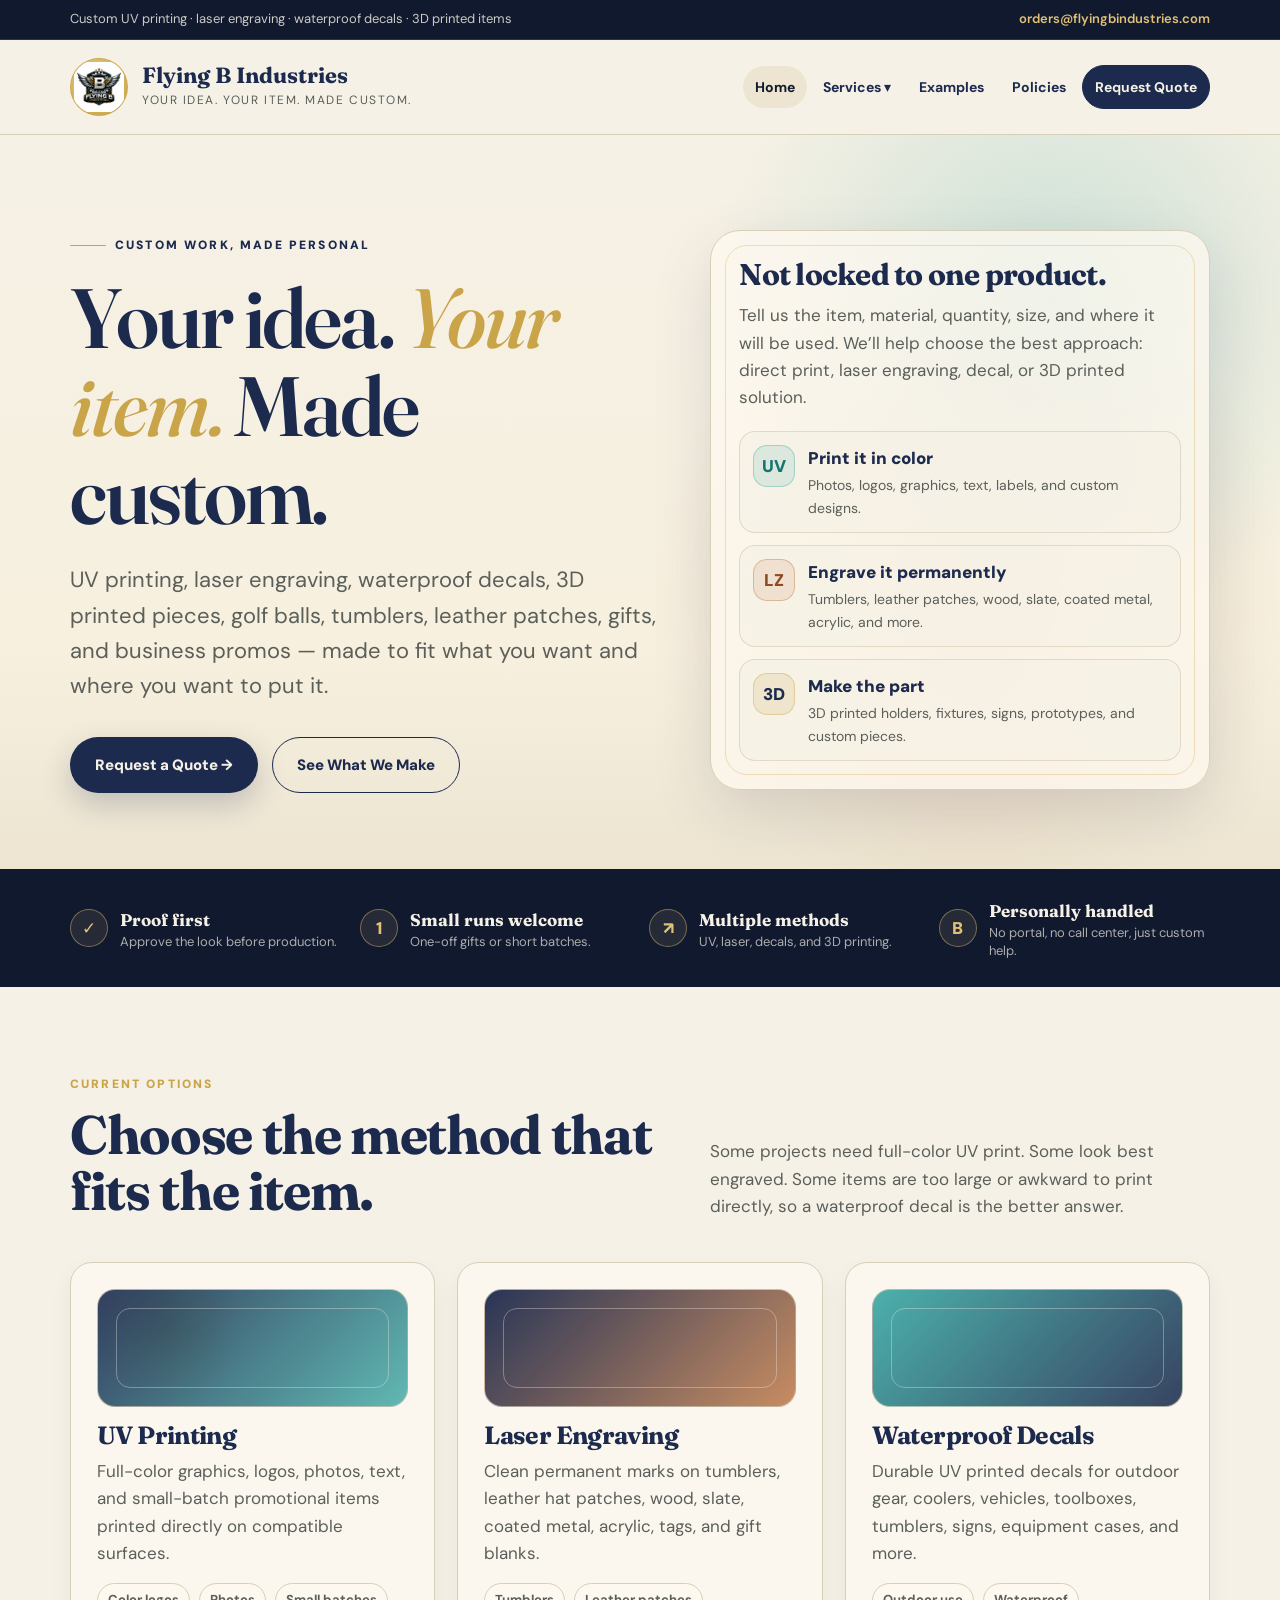
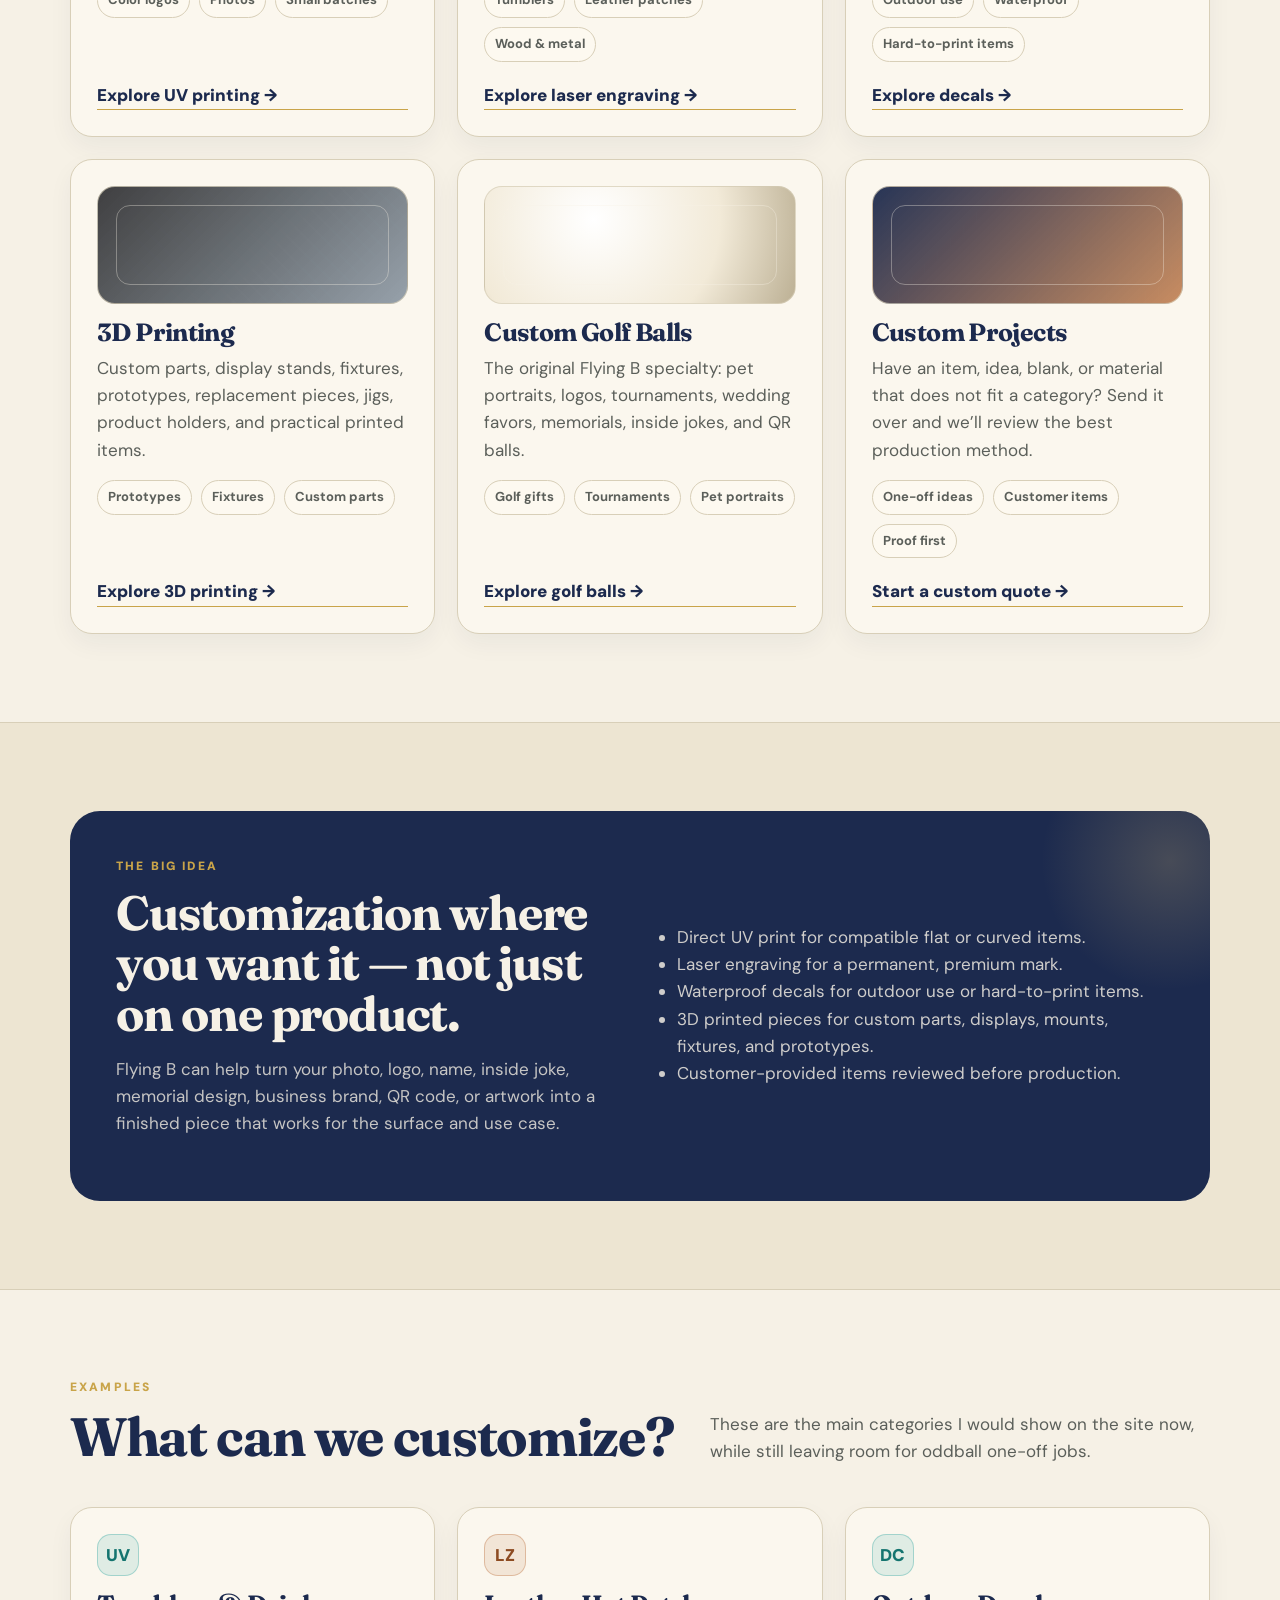
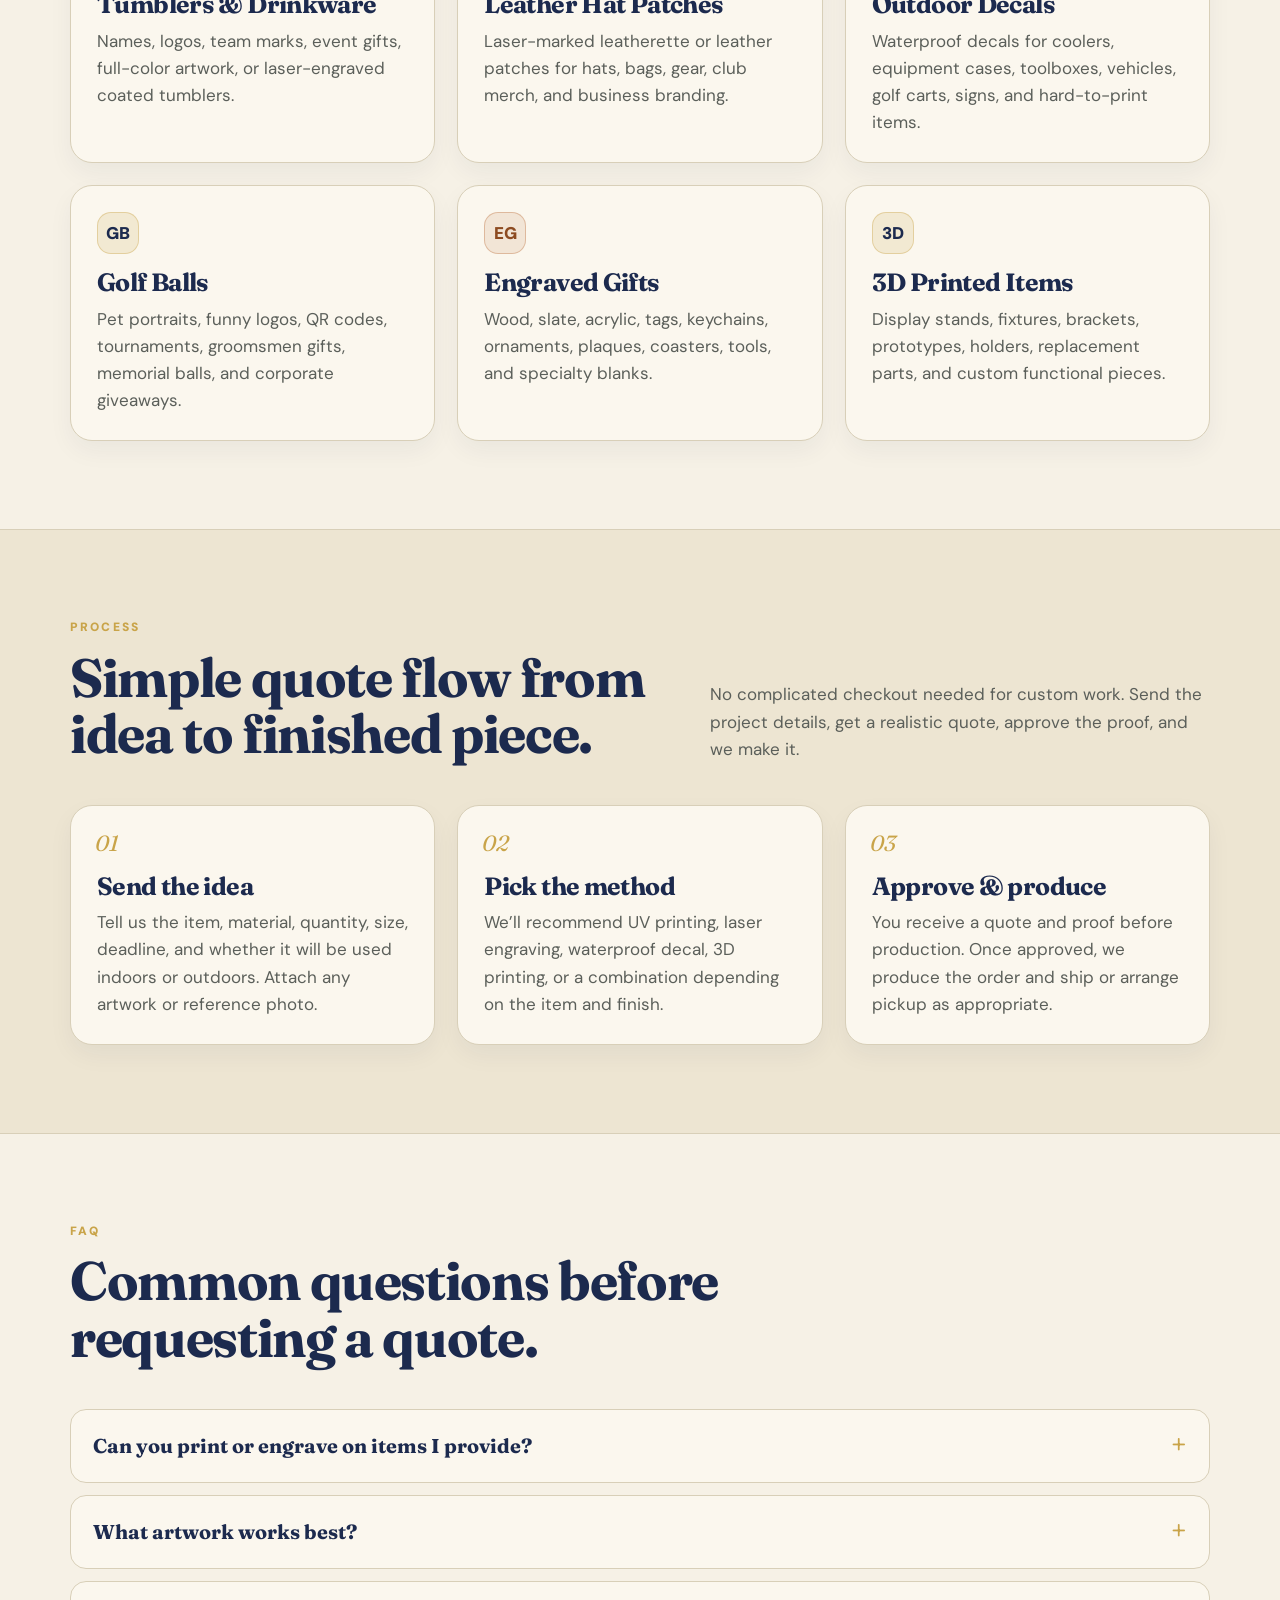
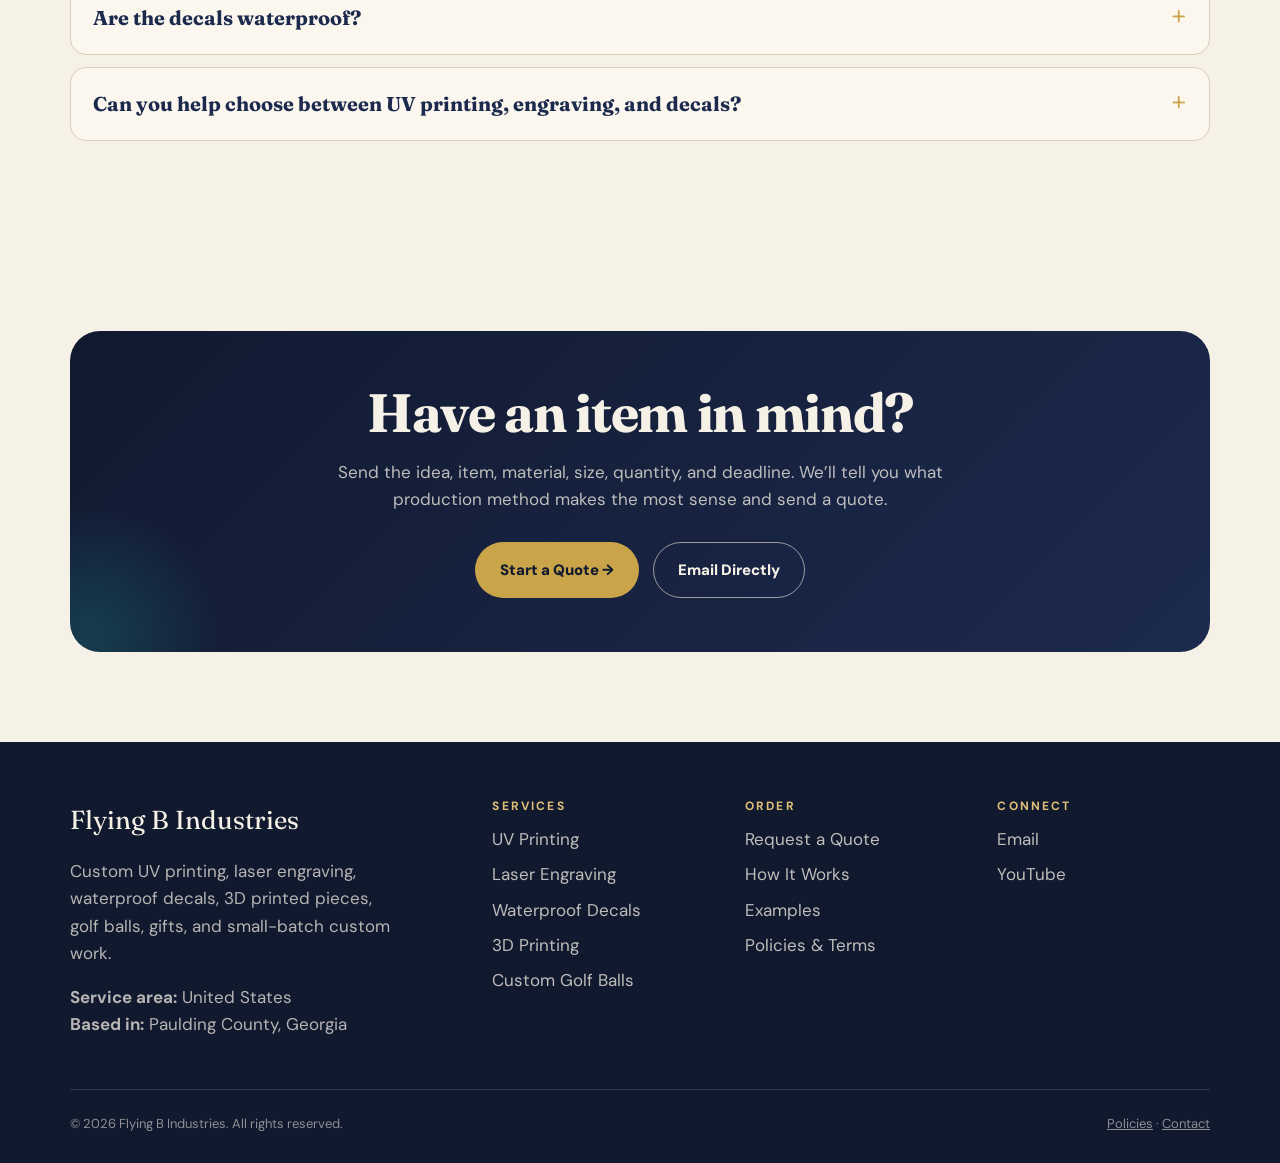
<file: index.html>
<!DOCTYPE html>
<html lang="en">
<head>
<meta charset="UTF-8" />
<meta name="viewport" content="width=device-width, initial-scale=1.0" />
<title>Flying B Industries | Custom UV Printing, Laser Engraving, Decals &amp; 3D Printing</title>
<meta name="description" content="Custom UV printing, laser engraving, waterproof decals, custom golf balls, 3D printed items, gifts, promos, and one-off custom work." />
<meta property="og:type" content="website" />
<meta property="og:site_name" content="Flying B Industries" />
<meta property="og:title" content="Flying B Industries | Custom UV Printing, Laser Engraving, Decals &amp; 3D Printing" />
<meta property="og:description" content="Custom UV printing, laser engraving, waterproof decals, custom golf balls, 3D printed items, gifts, promos, and one-off custom work." />
<meta property="og:url" content="https://flyingbindustries.com/" />
<meta property="og:image" content="https://flyingbindustries.com/officialFlyingBLogo.png" />
<meta property="og:image:alt" content="Flying B Industries logo" />
<meta name="twitter:card" content="summary_large_image" />
<meta name="twitter:title" content="Flying B Industries | Custom UV Printing, Laser Engraving, Decals &amp; 3D Printing" />
<meta name="twitter:description" content="Custom UV printing, laser engraving, waterproof decals, custom golf balls, 3D printed items, gifts, promos, and one-off custom work." />
<meta name="twitter:image" content="https://flyingbindustries.com/officialFlyingBLogo.png" />
<meta name="theme-color" content="#1c2a4e" />
<link rel="canonical" href="https://flyingbindustries.com/" />
<meta name="robots" content="index, follow, max-image-preview:large" />
<meta name="author" content="Flying B Industries" />
<link rel="icon" type="image/png" href="officialFlyingBLogo.png" />
<link rel="preconnect" href="https://fonts.googleapis.com">
<link rel="preconnect" href="https://fonts.gstatic.com" crossorigin>
<link href="https://fonts.googleapis.com/css2?family=Fraunces:opsz,wght@9..144,400;9..144,500;9..144,600;9..144,700&family=DM+Sans:wght@400;500;600;700;800;900&display=swap" rel="stylesheet">
<link rel="stylesheet" href="assets/site.css" />
<script type="application/ld+json">
{
  "@context": "https://schema.org",
  "@graph": [
    {
      "@type": "Organization",
      "@id": "https://flyingbindustries.com/#organization",
      "name": "Flying B Industries",
      "alternateName": "Flying B",
      "url": "https://flyingbindustries.com/",
      "logo": "https://flyingbindustries.com/officialFlyingBLogo.png",
      "image": "https://flyingbindustries.com/officialFlyingBLogo.png",
      "email": "orders@flyingbindustries.com",
      "slogan": "Your idea. Your item. Made custom.",
      "sameAs": ["https://www.youtube.com/@flyingbindustries"]
    },
    {
      "@type": "LocalBusiness",
      "@id": "https://flyingbindustries.com/#business",
      "name": "Flying B Industries",
      "url": "https://flyingbindustries.com/",
      "image": "https://flyingbindustries.com/officialFlyingBLogo.png",
      "logo": "https://flyingbindustries.com/officialFlyingBLogo.png",
      "description": "Custom UV printing, laser engraving, waterproof decals, custom golf balls, 3D printed items, gifts, business promotional items, and one-off custom work.",
      "email": "orders@flyingbindustries.com",
      "priceRange": "$$",
      "areaServed": { "@type": "Country", "name": "United States" },
      "knowsAbout": [
        "UV Printing", "Laser Engraving", "Waterproof Decals", "Custom Golf Balls", "Leather Hat Patches", "Tumbler Engraving", "3D Printing", "Promotional Products", "Custom Gifts"
      ]
    },
    {
      "@type": "WebSite",
      "@id": "https://flyingbindustries.com/#website",
      "url": "https://flyingbindustries.com/",
      "name": "Flying B Industries",
      "description": "Custom UV printing, laser engraving, waterproof decals, 3D printing, custom gifts, and promotional items.",
      "publisher": { "@id": "https://flyingbindustries.com/#organization" },
      "inLanguage": "en-US"
    }
  ]
}
</script>


<!-- Google Analytics 4 -->
<script async src="https://www.googletagmanager.com/gtag/js?id=G-11YQDNWPYJ"></script>
<script>
  window.dataLayer = window.dataLayer || [];
  function gtag(){dataLayer.push(arguments);}
  gtag('js', new Date());
  gtag('config', 'G-11YQDNWPYJ');
</script>
<!-- Microsoft Clarity -->
<script type="text/javascript">
  (function(c,l,a,r,i,t,y){
    c[a]=c[a]||function(){(c[a].q=c[a].q||[]).push(arguments)};
    t=l.createElement(r);t.async=1;t.src="https://www.clarity.ms/tag/"+i;
    y=l.getElementsByTagName(r)[0];y.parentNode.insertBefore(t,y);
  })(window, document, "clarity", "script", "wmfeobc480");
</script>

</head>

<body>
<a href="#main" class="skip-link">Skip to content</a>
<div class="qr-banner" id="qr-banner" role="region" aria-label="QR code visitor welcome">
  <div class="container">
    <div><strong>You scanned a Flying B custom item.</strong> Tell us where you saw it, or explore what we can make for you.</div>
    <div class="btn-row" style="gap:12px;"><a href="#" id="qr-tell-link">Tell us where →</a><button class="qr-dismiss" type="button" onclick="dismissQrBanner()" aria-label="Dismiss">×</button></div>
  </div>
</div>
<div class="top-strip">
  <div class="container">
    <span>Custom UV printing · laser engraving · waterproof decals · 3D printed items</span>
    <a href="mailto:orders@flyingbindustries.com">orders@flyingbindustries.com</a>
  </div>
</div>
<header class="site-header">
  <div class="container navbar">
    <a href="index.html" class="brand" aria-label="Flying B Industries home">
      <span class="brand-fallback" aria-hidden="true"><img src="officialFlyingBLogo.png" alt="" onerror="this.remove();this.parentElement.textContent='B';"></span>
      <span class="brand-text"><strong>Flying B Industries</strong><span>Your idea. Your item. Made custom.</span></span>
    </a>
    <button class="mobile-toggle" data-menu-toggle aria-expanded="false" aria-controls="primary-navigation">Menu</button>
    <nav class="nav-menu" id="primary-navigation" aria-label="Primary navigation">
      <a href="index.html" aria-current="page">Home</a>
      
<div class="dropdown">
  <a href="index.html#services" class="dropdown-toggle">Services ▾</a>
  <div class="dropdown-menu" aria-label="Service pages">
    <a href="uv-printing.html">UV Printing</a>
    <a href="laser-engraving.html">Laser Engraving</a>
    <a href="waterproof-decals.html">Waterproof Decals</a>
    <a href="3d-printing.html">3D Printing</a>
    <a href="custom-golf-balls.html">Custom Golf Balls</a>
  </div>
</div>

      <a href="index.html#examples">Examples</a>
      <a href="policies.html">Policies</a>
      <a href="quote.html" class="nav-cta">Request Quote</a>
    </nav>
  </div>
</header>
<main id="main">

<section class="hero">
  <div class="container hero-grid">
    <div>
      <div class="eyebrow">Custom work, made personal</div>
      <h1>Your idea. <em>Your item.</em> Made custom.</h1>
      <p class="lead">UV printing, laser engraving, waterproof decals, 3D printed pieces, golf balls, tumblers, leather patches, gifts, and business promos — made to fit what you want and where you want to put it.</p>
      <div class="btn-row">
        <a class="btn btn-primary" href="quote.html">Request a Quote →</a>
        <a class="btn btn-secondary" href="#services">See What We Make</a>
      </div>
    </div>
    <aside class="hero-card" aria-label="Featured capabilities">
      <h2>Not locked to one product.</h2>
      <p>Tell us the item, material, quantity, size, and where it will be used. We’ll help choose the best approach: direct print, laser engraving, decal, or 3D printed solution.</p>
      <div class="capability-list">
        <div class="capability"><div class="icon uv">UV</div><div><strong>Print it in color</strong><span>Photos, logos, graphics, text, labels, and custom designs.</span></div></div>
        <div class="capability"><div class="icon laser">LZ</div><div><strong>Engrave it permanently</strong><span>Tumblers, leather patches, wood, slate, coated metal, acrylic, and more.</span></div></div>
        <div class="capability"><div class="icon gold">3D</div><div><strong>Make the part</strong><span>3D printed holders, fixtures, signs, prototypes, and custom pieces.</span></div></div>
      </div>
    </aside>
  </div>
</section>
<section class="trust-strip" aria-label="Why customers choose Flying B Industries">
  <div class="container trust-grid">
    <div class="trust-item"><div class="icon">✓</div><div><strong>Proof first</strong><span>Approve the look before production.</span></div></div>
    <div class="trust-item"><div class="icon">1</div><div><strong>Small runs welcome</strong><span>One-off gifts or short batches.</span></div></div>
    <div class="trust-item"><div class="icon">↗</div><div><strong>Multiple methods</strong><span>UV, laser, decals, and 3D printing.</span></div></div>
    <div class="trust-item"><div class="icon">B</div><div><strong>Personally handled</strong><span>No portal, no call center, just custom help.</span></div></div>
  </div>
</section>
<section id="services">
  <div class="container">
    <div class="section-intro">
      <div><div class="section-kicker">Current options</div><h2>Choose the method that fits the item.</h2></div>
      <p>Some projects need full-color UV print. Some look best engraved. Some items are too large or awkward to print directly, so a waterproof decal is the better answer.</p>
    </div>
    
<div class="grid-3">
  <article class="card product-card">
    <div>
      <div class="visual-strip"></div>
      <h3>UV Printing</h3>
      <p>Full-color graphics, logos, photos, text, and small-batch promotional items printed directly on compatible surfaces.</p>
      <div class="pill-row"><span class="pill">Color logos</span><span class="pill">Photos</span><span class="pill">Small batches</span></div>
    </div>
    <a class="card-link" href="uv-printing.html">Explore UV printing →</a>
  </article>
  <article class="card product-card">
    <div>
      <div class="visual-strip laser"></div>
      <h3>Laser Engraving</h3>
      <p>Clean permanent marks on tumblers, leather hat patches, wood, slate, coated metal, acrylic, tags, and gift blanks.</p>
      <div class="pill-row"><span class="pill">Tumblers</span><span class="pill">Leather patches</span><span class="pill">Wood & metal</span></div>
    </div>
    <a class="card-link" href="laser-engraving.html">Explore laser engraving →</a>
  </article>
  <article class="card product-card">
    <div>
      <div class="visual-strip decal"></div>
      <h3>Waterproof Decals</h3>
      <p>Durable UV printed decals for outdoor gear, coolers, vehicles, toolboxes, tumblers, signs, equipment cases, and more.</p>
      <div class="pill-row"><span class="pill">Outdoor use</span><span class="pill">Waterproof</span><span class="pill">Hard-to-print items</span></div>
    </div>
    <a class="card-link" href="waterproof-decals.html">Explore decals →</a>
  </article>
  <article class="card product-card">
    <div>
      <div class="visual-strip print3d"></div>
      <h3>3D Printing</h3>
      <p>Custom parts, display stands, fixtures, prototypes, replacement pieces, jigs, product holders, and practical printed items.</p>
      <div class="pill-row"><span class="pill">Prototypes</span><span class="pill">Fixtures</span><span class="pill">Custom parts</span></div>
    </div>
    <a class="card-link" href="3d-printing.html">Explore 3D printing →</a>
  </article>
  <article class="card product-card">
    <div>
      <div class="visual-strip golf"></div>
      <h3>Custom Golf Balls</h3>
      <p>The original Flying B specialty: pet portraits, logos, tournaments, wedding favors, memorials, inside jokes, and QR balls.</p>
      <div class="pill-row"><span class="pill">Golf gifts</span><span class="pill">Tournaments</span><span class="pill">Pet portraits</span></div>
    </div>
    <a class="card-link" href="custom-golf-balls.html">Explore golf balls →</a>
  </article>
  <article class="card product-card">
    <div>
      <div class="visual-strip laser"></div>
      <h3>Custom Projects</h3>
      <p>Have an item, idea, blank, or material that does not fit a category? Send it over and we’ll review the best production method.</p>
      <div class="pill-row"><span class="pill">One-off ideas</span><span class="pill">Customer items</span><span class="pill">Proof first</span></div>
    </div>
    <a class="card-link" href="quote.html">Start a custom quote →</a>
  </article>
</div>

  </div>
</section>
<section class="section-alt">
  <div class="container">
    <div class="feature-band">
      <div>
        <div class="section-kicker">The big idea</div>
        <h2>Customization where you want it — not just on one product.</h2>
        <p>Flying B can help turn your photo, logo, name, inside joke, memorial design, business brand, QR code, or artwork into a finished piece that works for the surface and use case.</p>
      </div>
      <ul>
        <li>Direct UV print for compatible flat or curved items.</li>
        <li>Laser engraving for a permanent, premium mark.</li>
        <li>Waterproof decals for outdoor use or hard-to-print items.</li>
        <li>3D printed pieces for custom parts, displays, mounts, fixtures, and prototypes.</li>
        <li>Customer-provided items reviewed before production.</li>
      </ul>
    </div>
  </div>
</section>
<section id="examples">
  <div class="container">
    <div class="section-intro">
      <div><div class="section-kicker">Examples</div><h2>What can we customize?</h2></div>
      <p>These are the main categories I would show on the site now, while still leaving room for oddball one-off jobs.</p>
    </div>
    
<div class="grid-3">
  <article class="card"><div class="icon uv">UV</div><h3>Tumblers & Drinkware</h3><p>Names, logos, team marks, event gifts, full-color artwork, or laser-engraved coated tumblers.</p></article>
  <article class="card"><div class="icon laser">LZ</div><h3>Leather Hat Patches</h3><p>Laser-marked leatherette or leather patches for hats, bags, gear, club merch, and business branding.</p></article>
  <article class="card"><div class="icon uv">DC</div><h3>Outdoor Decals</h3><p>Waterproof decals for coolers, equipment cases, toolboxes, vehicles, golf carts, signs, and hard-to-print items.</p></article>
  <article class="card"><div class="icon gold">GB</div><h3>Golf Balls</h3><p>Pet portraits, funny logos, QR codes, tournaments, groomsmen gifts, memorial balls, and corporate giveaways.</p></article>
  <article class="card"><div class="icon laser">EG</div><h3>Engraved Gifts</h3><p>Wood, slate, acrylic, tags, keychains, ornaments, plaques, coasters, tools, and specialty blanks.</p></article>
  <article class="card"><div class="icon gold">3D</div><h3>3D Printed Items</h3><p>Display stands, fixtures, brackets, prototypes, holders, replacement parts, and custom functional pieces.</p></article>
</div>

  </div>
</section>
<section class="section-alt" id="process">
  <div class="container">
    <div class="section-intro">
      <div><div class="section-kicker">Process</div><h2>Simple quote flow from idea to finished piece.</h2></div>
      <p>No complicated checkout needed for custom work. Send the project details, get a realistic quote, approve the proof, and we make it.</p>
    </div>
    <div class="grid-3 process">
      <article class="card"><h3>Send the idea</h3><p>Tell us the item, material, quantity, size, deadline, and whether it will be used indoors or outdoors. Attach any artwork or reference photo.</p></article>
      <article class="card"><h3>Pick the method</h3><p>We’ll recommend UV printing, laser engraving, waterproof decal, 3D printing, or a combination depending on the item and finish.</p></article>
      <article class="card"><h3>Approve & produce</h3><p>You receive a quote and proof before production. Once approved, we produce the order and ship or arrange pickup as appropriate.</p></article>
    </div>
  </div>
</section>
<section>
  <div class="container faq">
    <div class="section-intro">
      <div><div class="section-kicker">FAQ</div><h2>Common questions before requesting a quote.</h2></div>
    </div>
    <details><summary>Can you print or engrave on items I provide?</summary><p>Usually yes, as long as the item is compatible, clean, and fits the equipment. Some customer-provided items may require testing or may carry a risk because custom work cannot always be undone.</p></details>
    <details><summary>What artwork works best?</summary><p>High-resolution PNG, JPG, SVG, PDF, or AI files are best. Transparent PNGs are great for logos. If all you have is a photo or rough idea, send it and we’ll review what can be done.</p></details>
    <details><summary>Are the decals waterproof?</summary><p>The UV decals are intended for waterproof and outdoor-style use, but actual long-term life depends on the surface, prep, exposure, abrasion, and installation. They are a strong option when direct printing is not practical.</p></details>
    <details><summary>Can you help choose between UV printing, engraving, and decals?</summary><p>Yes. That is the point of the quote process. Send the item and the use case, and we’ll recommend the method that makes the most sense.</p></details>
  </div>
</section>
<section class="cta-section">
  <div class="container cta-box">
    <h2>Have an item in mind?</h2>
    <p>Send the idea, item, material, size, quantity, and deadline. We’ll tell you what production method makes the most sense and send a quote.</p>
    <div class="btn-row" style="justify-content:center"><a class="btn btn-gold" href="quote.html">Start a Quote →</a><a class="btn btn-secondary" style="color:var(--cream);border-color:rgba(246,241,230,.58)" href="mailto:orders@flyingbindustries.com">Email Directly</a></div>
  </div>
</section>
</main>
<footer class="site-footer">
  <div class="container">
    <div class="footer-grid">
      <div>
        <div class="footer-brand">Flying B Industries</div>
        <p class="footer-tagline">Custom UV printing, laser engraving, waterproof decals, 3D printed pieces, golf balls, gifts, and small-batch custom work.</p>
        <p class="footer-tagline"><strong>Service area:</strong> United States<br><strong>Based in:</strong> Paulding County, Georgia</p>
      </div>
      <div class="footer-col">
        <h3>Services</h3>
        <ul>
          <li><a href="uv-printing.html">UV Printing</a></li>
          <li><a href="laser-engraving.html">Laser Engraving</a></li>
          <li><a href="waterproof-decals.html">Waterproof Decals</a></li>
          <li><a href="3d-printing.html">3D Printing</a></li>
          <li><a href="custom-golf-balls.html">Custom Golf Balls</a></li>
        </ul>
      </div>
      <div class="footer-col">
        <h3>Order</h3>
        <ul>
          <li><a href="quote.html">Request a Quote</a></li>
          <li><a href="index.html#process">How It Works</a></li>
          <li><a href="index.html#examples">Examples</a></li>
          <li><a href="policies.html">Policies & Terms</a></li>
        </ul>
      </div>
      <div class="footer-col">
        <h3>Connect</h3>
        <ul>
          <li><a href="mailto:orders@flyingbindustries.com">Email</a></li>
          <li><a href="https://www.youtube.com/@flyingbindustries" target="_blank" rel="noopener">YouTube</a></li>
        </ul>
      </div>
    </div>
    <div class="footer-bottom">
      <span>© <span id="year"></span> Flying B Industries. All rights reserved.</span>
      <span><a href="policies.html">Policies</a> · <a href="mailto:orders@flyingbindustries.com">Contact</a></span>
    </div>
  </div>
</footer>
<script src="assets/site.js"></script>
</body>
</html>
</file>
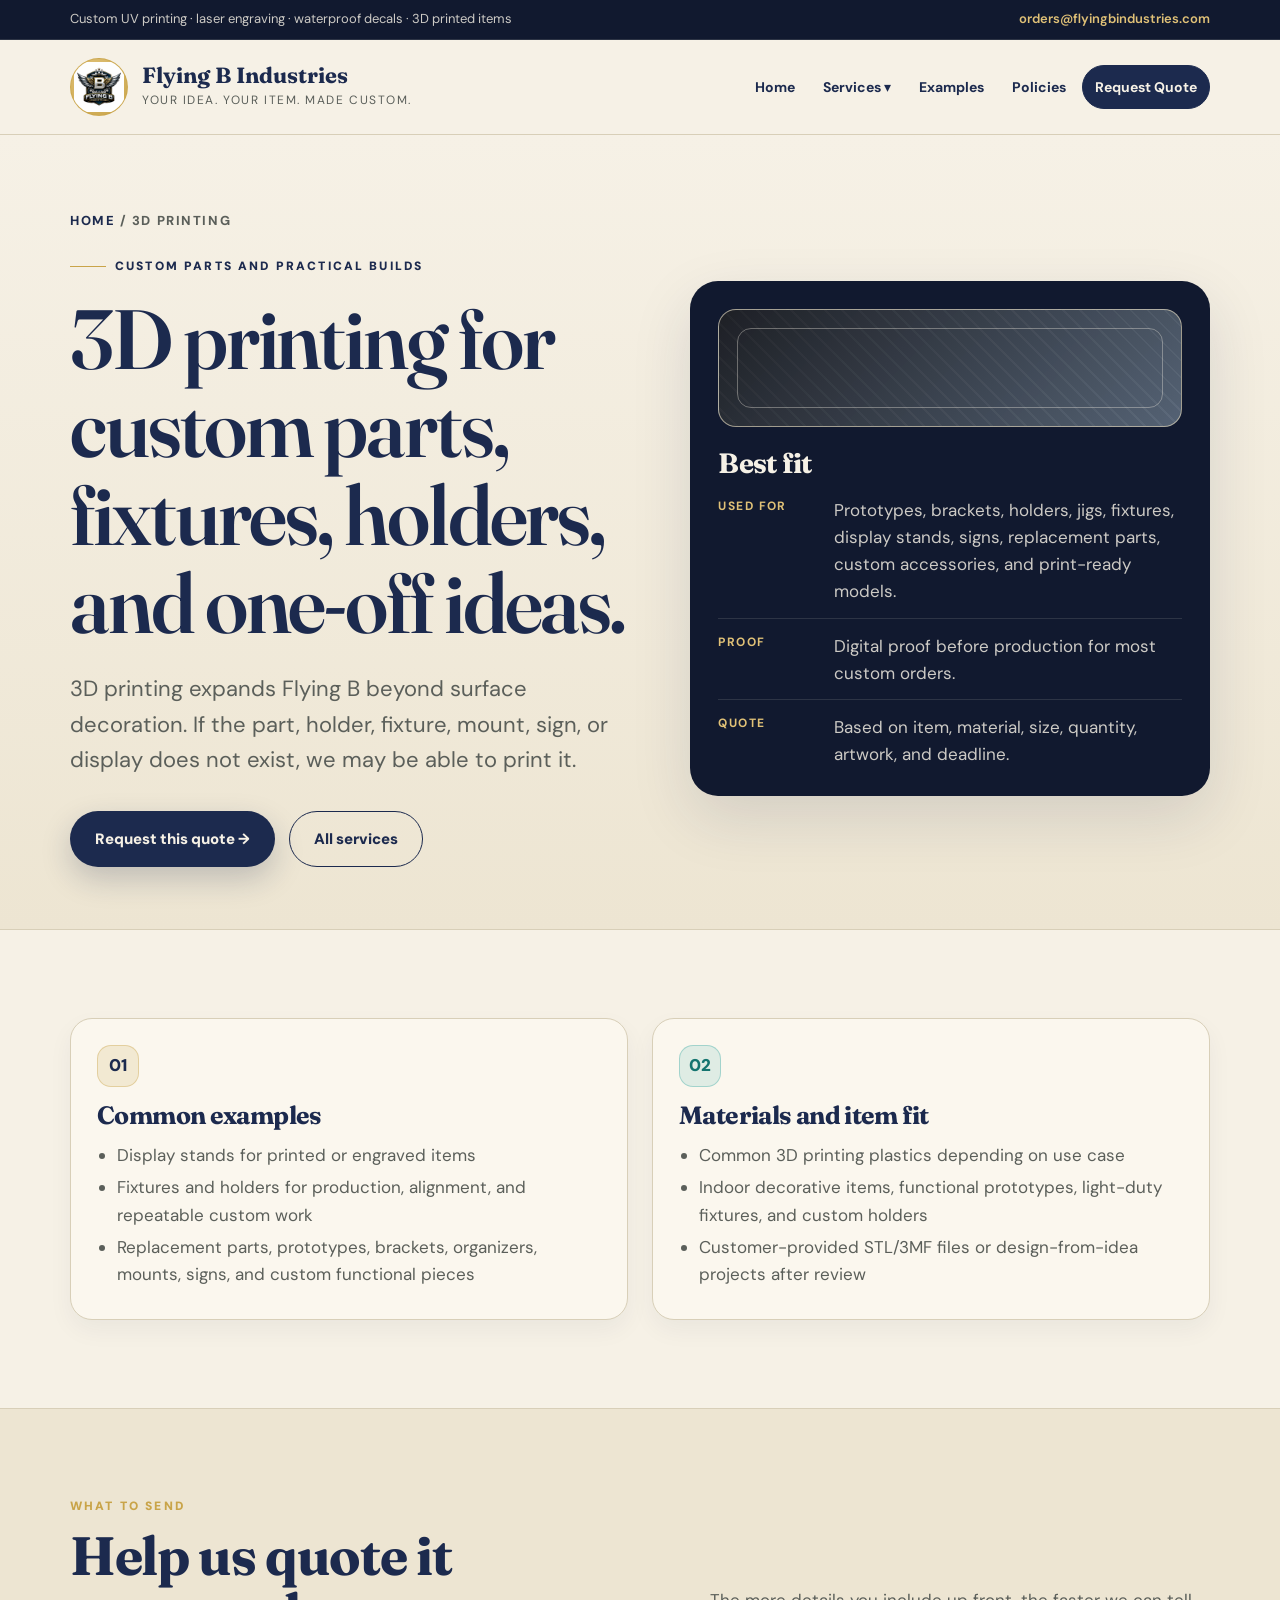
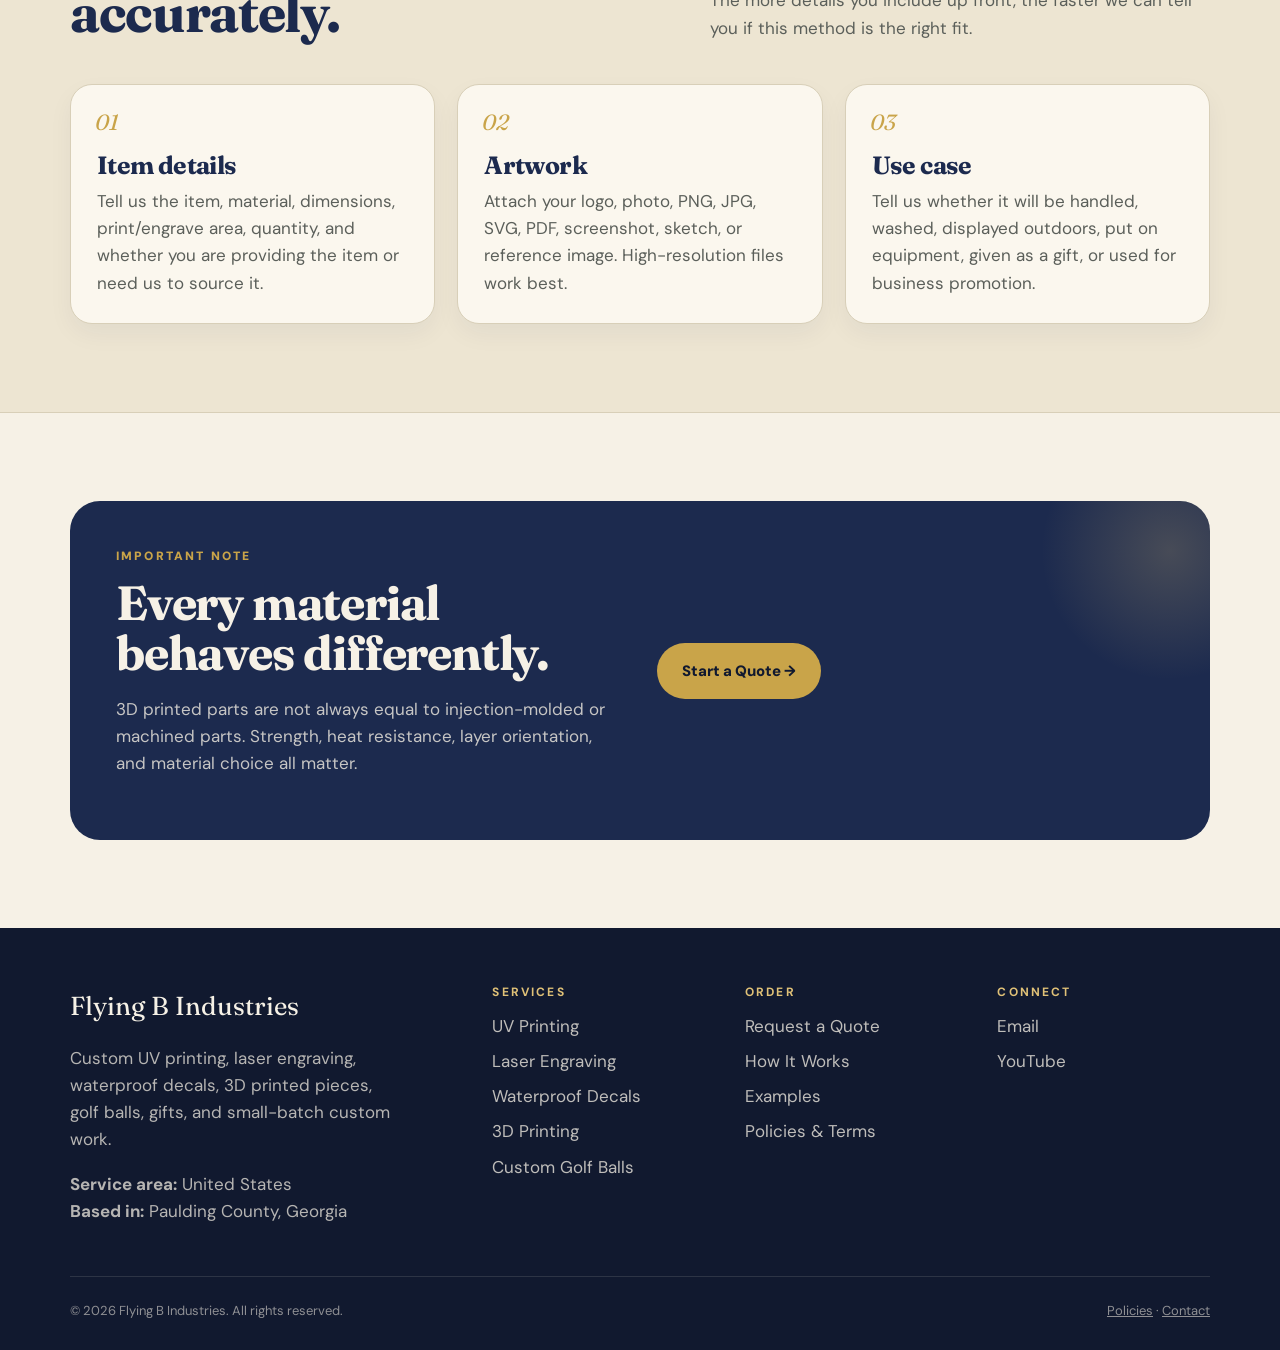
<file: 3d-printing.html>
<!DOCTYPE html>
<html lang="en">
<head>
<meta charset="UTF-8" />
<meta name="viewport" content="width=device-width, initial-scale=1.0" />
<title>Custom 3D Printing | Flying B Industries</title>
<meta name="description" content="Custom 3D printing for parts, prototypes, fixtures, stands, holders, replacement pieces, signs, small-batch products, and custom practical items." />
<meta property="og:type" content="website" />
<meta property="og:site_name" content="Flying B Industries" />
<meta property="og:title" content="Custom 3D Printing | Flying B Industries" />
<meta property="og:description" content="Custom 3D printing for parts, prototypes, fixtures, stands, holders, replacement pieces, signs, small-batch products, and custom practical items." />
<meta property="og:url" content="https://flyingbindustries.com/3d-printing.html" />
<meta property="og:image" content="https://flyingbindustries.com/officialFlyingBLogo.png" />
<meta property="og:image:alt" content="Flying B Industries logo" />
<meta name="twitter:card" content="summary_large_image" />
<meta name="twitter:title" content="Custom 3D Printing | Flying B Industries" />
<meta name="twitter:description" content="Custom 3D printing for parts, prototypes, fixtures, stands, holders, replacement pieces, signs, small-batch products, and custom practical items." />
<meta name="twitter:image" content="https://flyingbindustries.com/officialFlyingBLogo.png" />
<meta name="theme-color" content="#1c2a4e" />
<link rel="canonical" href="https://flyingbindustries.com/3d-printing.html" />
<meta name="robots" content="index, follow, max-image-preview:large" />
<meta name="author" content="Flying B Industries" />
<link rel="icon" type="image/png" href="officialFlyingBLogo.png" />
<link rel="preconnect" href="https://fonts.googleapis.com">
<link rel="preconnect" href="https://fonts.gstatic.com" crossorigin>
<link href="https://fonts.googleapis.com/css2?family=Fraunces:opsz,wght@9..144,400;9..144,500;9..144,600;9..144,700&family=DM+Sans:wght@400;500;600;700;800;900&display=swap" rel="stylesheet">
<link rel="stylesheet" href="assets/site.css" />
<script type="application/ld+json">
{
  "@context": "https://schema.org",
  "@graph": [
    {
      "@type": "Organization",
      "@id": "https://flyingbindustries.com/#organization",
      "name": "Flying B Industries",
      "alternateName": "Flying B",
      "url": "https://flyingbindustries.com/",
      "logo": "https://flyingbindustries.com/officialFlyingBLogo.png",
      "image": "https://flyingbindustries.com/officialFlyingBLogo.png",
      "email": "orders@flyingbindustries.com",
      "slogan": "Your idea. Your item. Made custom.",
      "sameAs": ["https://www.youtube.com/@flyingbindustries"]
    },
    {
      "@type": "LocalBusiness",
      "@id": "https://flyingbindustries.com/#business",
      "name": "Flying B Industries",
      "url": "https://flyingbindustries.com/",
      "image": "https://flyingbindustries.com/officialFlyingBLogo.png",
      "logo": "https://flyingbindustries.com/officialFlyingBLogo.png",
      "description": "Custom UV printing, laser engraving, waterproof decals, custom golf balls, 3D printed items, gifts, business promotional items, and one-off custom work.",
      "email": "orders@flyingbindustries.com",
      "priceRange": "$$",
      "areaServed": { "@type": "Country", "name": "United States" },
      "knowsAbout": [
        "UV Printing", "Laser Engraving", "Waterproof Decals", "Custom Golf Balls", "Leather Hat Patches", "Tumbler Engraving", "3D Printing", "Promotional Products", "Custom Gifts"
      ]
    },
    {
      "@type": "WebSite",
      "@id": "https://flyingbindustries.com/#website",
      "url": "https://flyingbindustries.com/",
      "name": "Flying B Industries",
      "description": "Custom UV printing, laser engraving, waterproof decals, 3D printing, custom gifts, and promotional items.",
      "publisher": { "@id": "https://flyingbindustries.com/#organization" },
      "inLanguage": "en-US"
    }
  ]
}
</script>


<!-- Google Analytics 4 -->
<script async src="https://www.googletagmanager.com/gtag/js?id=G-11YQDNWPYJ"></script>
<script>
  window.dataLayer = window.dataLayer || [];
  function gtag(){dataLayer.push(arguments);}
  gtag('js', new Date());
  gtag('config', 'G-11YQDNWPYJ');
</script>
<!-- Microsoft Clarity -->
<script type="text/javascript">
  (function(c,l,a,r,i,t,y){
    c[a]=c[a]||function(){(c[a].q=c[a].q||[]).push(arguments)};
    t=l.createElement(r);t.async=1;t.src="https://www.clarity.ms/tag/"+i;
    y=l.getElementsByTagName(r)[0];y.parentNode.insertBefore(t,y);
  })(window, document, "clarity", "script", "wmfeobc480");
</script>

</head>

<body>
<a href="#main" class="skip-link">Skip to content</a>
<div class="qr-banner" id="qr-banner" role="region" aria-label="QR code visitor welcome">
  <div class="container">
    <div><strong>You scanned a Flying B custom item.</strong> Tell us where you saw it, or explore what we can make for you.</div>
    <div class="btn-row" style="gap:12px;"><a href="#" id="qr-tell-link">Tell us where →</a><button class="qr-dismiss" type="button" onclick="dismissQrBanner()" aria-label="Dismiss">×</button></div>
  </div>
</div>
<div class="top-strip">
  <div class="container">
    <span>Custom UV printing · laser engraving · waterproof decals · 3D printed items</span>
    <a href="mailto:orders@flyingbindustries.com">orders@flyingbindustries.com</a>
  </div>
</div>
<header class="site-header">
  <div class="container navbar">
    <a href="index.html" class="brand" aria-label="Flying B Industries home">
      <span class="brand-fallback" aria-hidden="true"><img src="officialFlyingBLogo.png" alt="" onerror="this.remove();this.parentElement.textContent='B';"></span>
      <span class="brand-text"><strong>Flying B Industries</strong><span>Your idea. Your item. Made custom.</span></span>
    </a>
    <button class="mobile-toggle" data-menu-toggle aria-expanded="false" aria-controls="primary-navigation">Menu</button>
    <nav class="nav-menu" id="primary-navigation" aria-label="Primary navigation">
      <a href="index.html">Home</a>
      
<div class="dropdown">
  <a href="index.html#services" class="dropdown-toggle">Services ▾</a>
  <div class="dropdown-menu" aria-label="Service pages">
    <a href="uv-printing.html">UV Printing</a>
    <a href="laser-engraving.html">Laser Engraving</a>
    <a href="waterproof-decals.html">Waterproof Decals</a>
    <a href="3d-printing.html">3D Printing</a>
    <a href="custom-golf-balls.html">Custom Golf Balls</a>
  </div>
</div>

      <a href="index.html#examples">Examples</a>
      <a href="policies.html">Policies</a>
      <a href="quote.html" class="nav-cta">Request Quote</a>
    </nav>
  </div>
</header>
<main id="main">

<section class="page-hero">
  <div class="container page-hero-grid">
    <div>
      <div class="breadcrumb"><a href="index.html">Home</a> / 3D Printing</div>
      <div class="eyebrow">Custom parts and practical builds</div>
      <h1>3D printing for custom parts, fixtures, holders, and one-off ideas.</h1>
      <p class="lead">3D printing expands Flying B beyond surface decoration. If the part, holder, fixture, mount, sign, or display does not exist, we may be able to print it.</p>
      <div class="btn-row"><a class="btn btn-primary" href="quote.html">Request this quote →</a><a class="btn btn-secondary" href="index.html#services">All services</a></div>
    </div>
    <aside class="service-snapshot">
      <div class="visual-strip print3d" style="margin-bottom:22px"></div>
      <h2>Best fit</h2>
      <div class="snapshot-list">
        <div class="snapshot-row"><strong>Used For</strong><span>Prototypes, brackets, holders, jigs, fixtures, display stands, signs, replacement parts, custom accessories, and print-ready models.</span></div>
        <div class="snapshot-row"><strong>Proof</strong><span>Digital proof before production for most custom orders.</span></div>
        <div class="snapshot-row"><strong>Quote</strong><span>Based on item, material, size, quantity, artwork, and deadline.</span></div>
      </div>
    </aside>
  </div>
</section>
<section>
  <div class="container grid-2">
    <article class="card"><div class="icon gold">01</div><h3>Common examples</h3><ul><li>Display stands for printed or engraved items</li><li>Fixtures and holders for production, alignment, and repeatable custom work</li><li>Replacement parts, prototypes, brackets, organizers, mounts, signs, and custom functional pieces</li></ul></article>
    <article class="card"><div class="icon uv">02</div><h3>Materials and item fit</h3><ul><li>Common 3D printing plastics depending on use case</li><li>Indoor decorative items, functional prototypes, light-duty fixtures, and custom holders</li><li>Customer-provided STL/3MF files or design-from-idea projects after review</li></ul></article>
  </div>
</section>
<section class="section-alt">
  <div class="container">
    <div class="section-intro"><div><div class="section-kicker">What to send</div><h2>Help us quote it accurately.</h2></div><p>The more details you include up front, the faster we can tell you if this method is the right fit.</p></div>
    <div class="grid-3 process">
      <article class="card"><h3>Item details</h3><p>Tell us the item, material, dimensions, print/engrave area, quantity, and whether you are providing the item or need us to source it.</p></article>
      <article class="card"><h3>Artwork</h3><p>Attach your logo, photo, PNG, JPG, SVG, PDF, screenshot, sketch, or reference image. High-resolution files work best.</p></article>
      <article class="card"><h3>Use case</h3><p>Tell us whether it will be handled, washed, displayed outdoors, put on equipment, given as a gift, or used for business promotion.</p></article>
    </div>
  </div>
</section>
<section>
  <div class="container">
    <div class="feature-band">
      <div><div class="section-kicker">Important note</div><h2>Every material behaves differently.</h2><p>3D printed parts are not always equal to injection-molded or machined parts. Strength, heat resistance, layer orientation, and material choice all matter.</p></div>
      <div><a class="btn btn-gold" href="quote.html">Start a Quote →</a></div>
    </div>
  </div>
</section>
</main>
<footer class="site-footer">
  <div class="container">
    <div class="footer-grid">
      <div>
        <div class="footer-brand">Flying B Industries</div>
        <p class="footer-tagline">Custom UV printing, laser engraving, waterproof decals, 3D printed pieces, golf balls, gifts, and small-batch custom work.</p>
        <p class="footer-tagline"><strong>Service area:</strong> United States<br><strong>Based in:</strong> Paulding County, Georgia</p>
      </div>
      <div class="footer-col">
        <h3>Services</h3>
        <ul>
          <li><a href="uv-printing.html">UV Printing</a></li>
          <li><a href="laser-engraving.html">Laser Engraving</a></li>
          <li><a href="waterproof-decals.html">Waterproof Decals</a></li>
          <li><a href="3d-printing.html">3D Printing</a></li>
          <li><a href="custom-golf-balls.html">Custom Golf Balls</a></li>
        </ul>
      </div>
      <div class="footer-col">
        <h3>Order</h3>
        <ul>
          <li><a href="quote.html">Request a Quote</a></li>
          <li><a href="index.html#process">How It Works</a></li>
          <li><a href="index.html#examples">Examples</a></li>
          <li><a href="policies.html">Policies & Terms</a></li>
        </ul>
      </div>
      <div class="footer-col">
        <h3>Connect</h3>
        <ul>
          <li><a href="mailto:orders@flyingbindustries.com">Email</a></li>
          <li><a href="https://www.youtube.com/@flyingbindustries" target="_blank" rel="noopener">YouTube</a></li>
        </ul>
      </div>
    </div>
    <div class="footer-bottom">
      <span>© <span id="year"></span> Flying B Industries. All rights reserved.</span>
      <span><a href="policies.html">Policies</a> · <a href="mailto:orders@flyingbindustries.com">Contact</a></span>
    </div>
  </div>
</footer>
<script src="assets/site.js"></script>
</body>
</html>
</file>
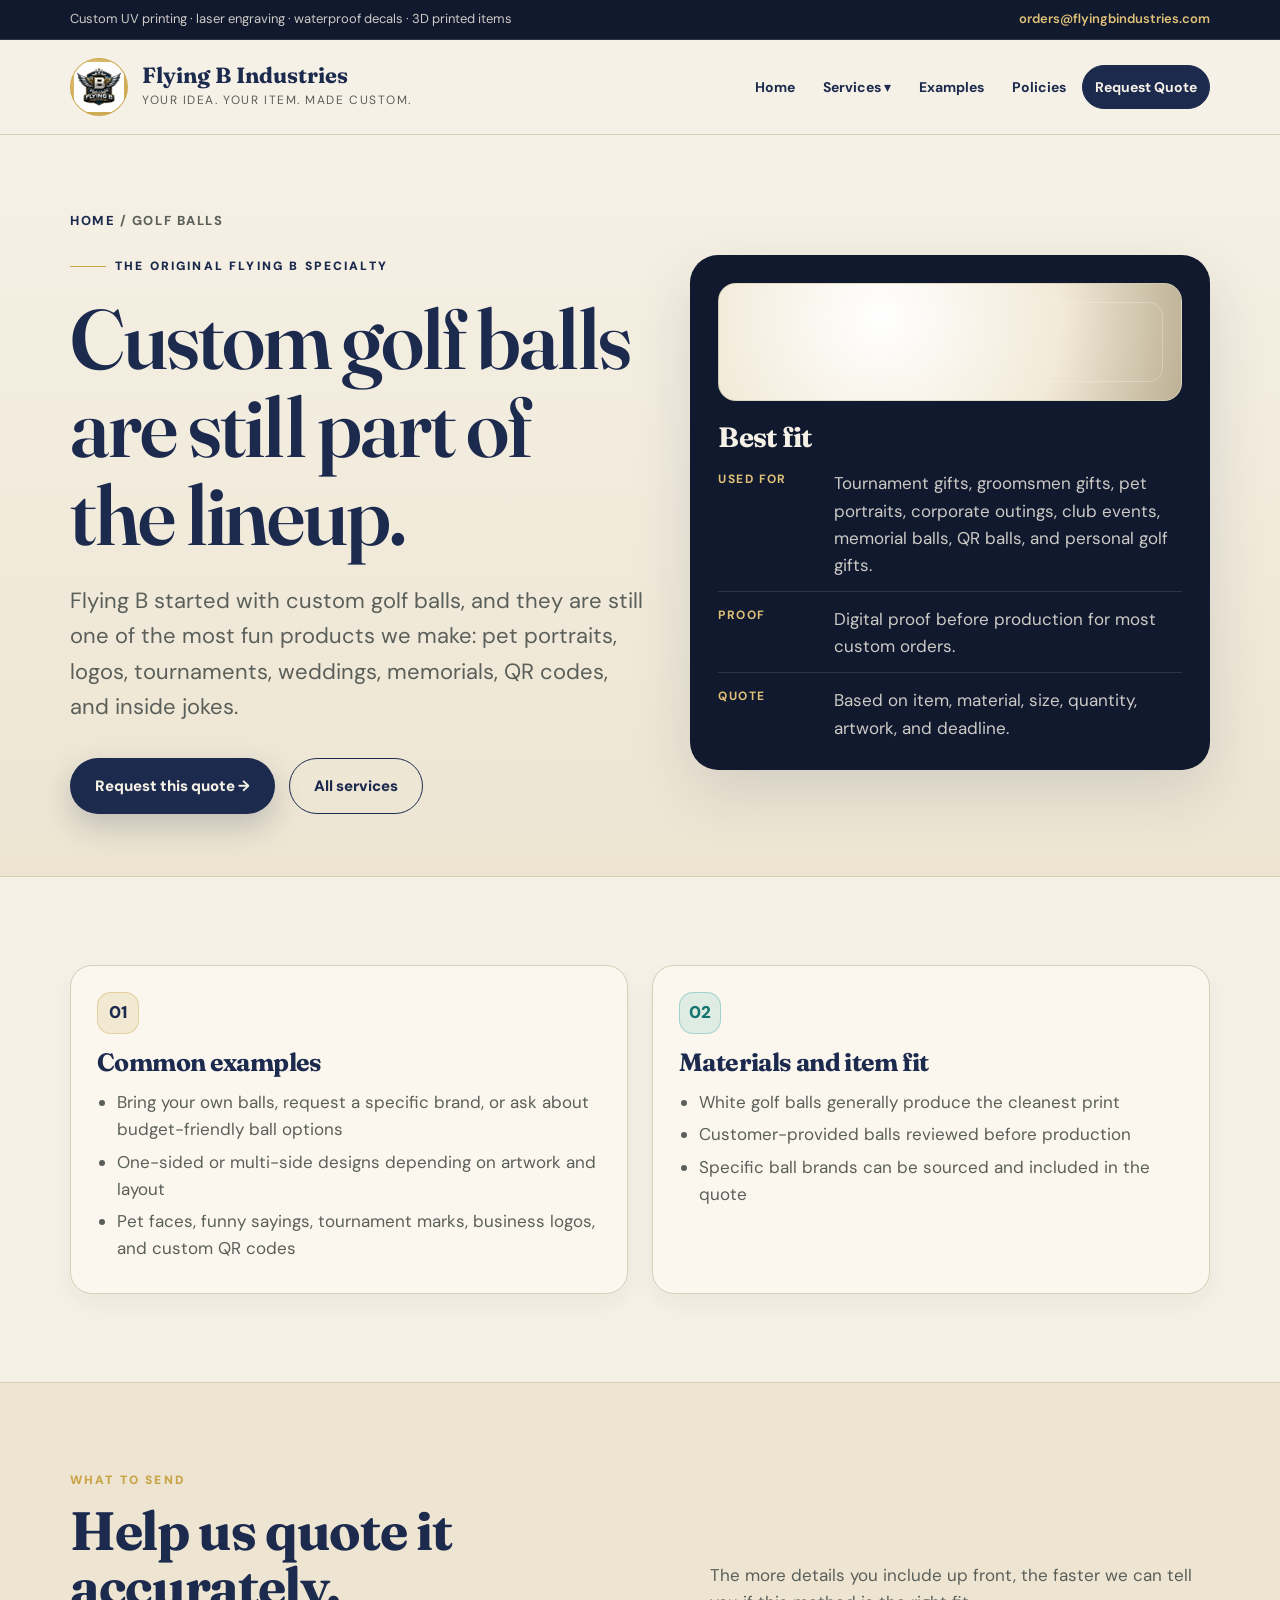
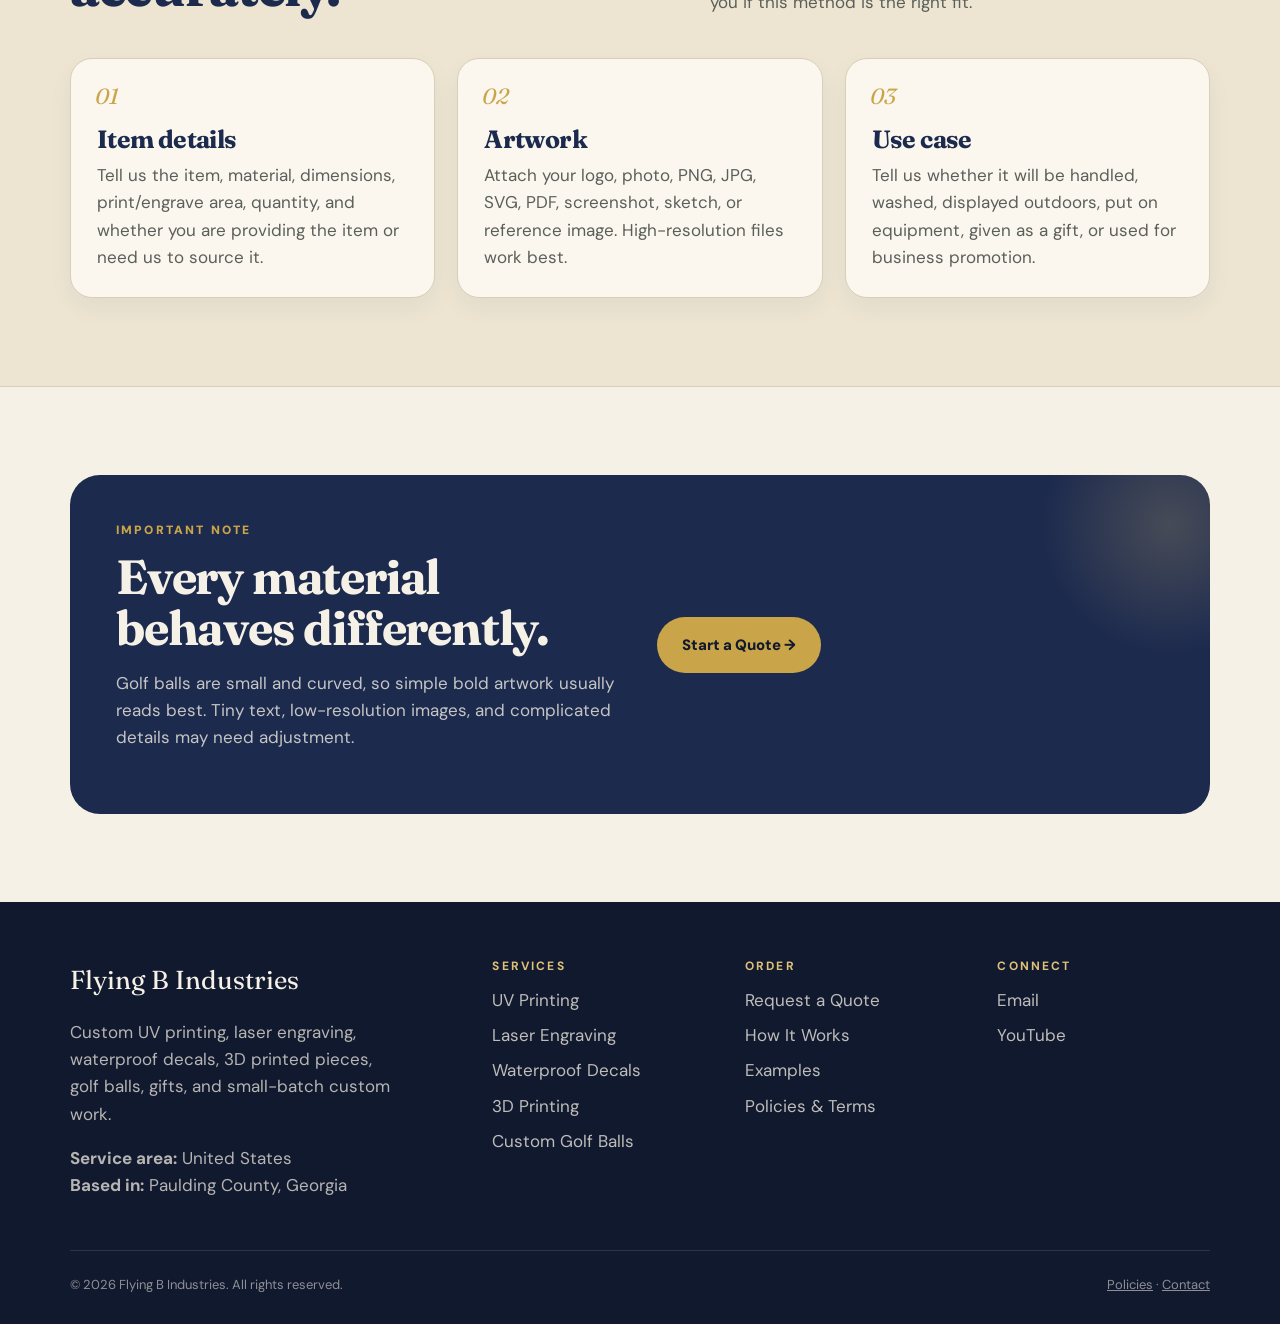
<file: custom-golf-balls.html>
<!DOCTYPE html>
<html lang="en">
<head>
<meta charset="UTF-8" />
<meta name="viewport" content="width=device-width, initial-scale=1.0" />
<title>Custom Golf Balls | Flying B Industries</title>
<meta name="description" content="Custom golf balls with pet portraits, logos, wedding favors, tournament designs, memorial artwork, QR codes, jokes, and personal photos." />
<meta property="og:type" content="website" />
<meta property="og:site_name" content="Flying B Industries" />
<meta property="og:title" content="Custom Golf Balls | Flying B Industries" />
<meta property="og:description" content="Custom golf balls with pet portraits, logos, wedding favors, tournament designs, memorial artwork, QR codes, jokes, and personal photos." />
<meta property="og:url" content="https://flyingbindustries.com/custom-golf-balls.html" />
<meta property="og:image" content="https://flyingbindustries.com/officialFlyingBLogo.png" />
<meta property="og:image:alt" content="Flying B Industries logo" />
<meta name="twitter:card" content="summary_large_image" />
<meta name="twitter:title" content="Custom Golf Balls | Flying B Industries" />
<meta name="twitter:description" content="Custom golf balls with pet portraits, logos, wedding favors, tournament designs, memorial artwork, QR codes, jokes, and personal photos." />
<meta name="twitter:image" content="https://flyingbindustries.com/officialFlyingBLogo.png" />
<meta name="theme-color" content="#1c2a4e" />
<link rel="canonical" href="https://flyingbindustries.com/custom-golf-balls.html" />
<meta name="robots" content="index, follow, max-image-preview:large" />
<meta name="author" content="Flying B Industries" />
<link rel="icon" type="image/png" href="officialFlyingBLogo.png" />
<link rel="preconnect" href="https://fonts.googleapis.com">
<link rel="preconnect" href="https://fonts.gstatic.com" crossorigin>
<link href="https://fonts.googleapis.com/css2?family=Fraunces:opsz,wght@9..144,400;9..144,500;9..144,600;9..144,700&family=DM+Sans:wght@400;500;600;700;800;900&display=swap" rel="stylesheet">
<link rel="stylesheet" href="assets/site.css" />
<script type="application/ld+json">
{
  "@context": "https://schema.org",
  "@graph": [
    {
      "@type": "Organization",
      "@id": "https://flyingbindustries.com/#organization",
      "name": "Flying B Industries",
      "alternateName": "Flying B",
      "url": "https://flyingbindustries.com/",
      "logo": "https://flyingbindustries.com/officialFlyingBLogo.png",
      "image": "https://flyingbindustries.com/officialFlyingBLogo.png",
      "email": "orders@flyingbindustries.com",
      "slogan": "Your idea. Your item. Made custom.",
      "sameAs": ["https://www.youtube.com/@flyingbindustries"]
    },
    {
      "@type": "LocalBusiness",
      "@id": "https://flyingbindustries.com/#business",
      "name": "Flying B Industries",
      "url": "https://flyingbindustries.com/",
      "image": "https://flyingbindustries.com/officialFlyingBLogo.png",
      "logo": "https://flyingbindustries.com/officialFlyingBLogo.png",
      "description": "Custom UV printing, laser engraving, waterproof decals, custom golf balls, 3D printed items, gifts, business promotional items, and one-off custom work.",
      "email": "orders@flyingbindustries.com",
      "priceRange": "$$",
      "areaServed": { "@type": "Country", "name": "United States" },
      "knowsAbout": [
        "UV Printing", "Laser Engraving", "Waterproof Decals", "Custom Golf Balls", "Leather Hat Patches", "Tumbler Engraving", "3D Printing", "Promotional Products", "Custom Gifts"
      ]
    },
    {
      "@type": "WebSite",
      "@id": "https://flyingbindustries.com/#website",
      "url": "https://flyingbindustries.com/",
      "name": "Flying B Industries",
      "description": "Custom UV printing, laser engraving, waterproof decals, 3D printing, custom gifts, and promotional items.",
      "publisher": { "@id": "https://flyingbindustries.com/#organization" },
      "inLanguage": "en-US"
    }
  ]
}
</script>


<!-- Google Analytics 4 -->
<script async src="https://www.googletagmanager.com/gtag/js?id=G-11YQDNWPYJ"></script>
<script>
  window.dataLayer = window.dataLayer || [];
  function gtag(){dataLayer.push(arguments);}
  gtag('js', new Date());
  gtag('config', 'G-11YQDNWPYJ');
</script>
<!-- Microsoft Clarity -->
<script type="text/javascript">
  (function(c,l,a,r,i,t,y){
    c[a]=c[a]||function(){(c[a].q=c[a].q||[]).push(arguments)};
    t=l.createElement(r);t.async=1;t.src="https://www.clarity.ms/tag/"+i;
    y=l.getElementsByTagName(r)[0];y.parentNode.insertBefore(t,y);
  })(window, document, "clarity", "script", "wmfeobc480");
</script>

</head>

<body>
<a href="#main" class="skip-link">Skip to content</a>
<div class="qr-banner" id="qr-banner" role="region" aria-label="QR code visitor welcome">
  <div class="container">
    <div><strong>You scanned a Flying B custom item.</strong> Tell us where you saw it, or explore what we can make for you.</div>
    <div class="btn-row" style="gap:12px;"><a href="#" id="qr-tell-link">Tell us where →</a><button class="qr-dismiss" type="button" onclick="dismissQrBanner()" aria-label="Dismiss">×</button></div>
  </div>
</div>
<div class="top-strip">
  <div class="container">
    <span>Custom UV printing · laser engraving · waterproof decals · 3D printed items</span>
    <a href="mailto:orders@flyingbindustries.com">orders@flyingbindustries.com</a>
  </div>
</div>
<header class="site-header">
  <div class="container navbar">
    <a href="index.html" class="brand" aria-label="Flying B Industries home">
      <span class="brand-fallback" aria-hidden="true"><img src="officialFlyingBLogo.png" alt="" onerror="this.remove();this.parentElement.textContent='B';"></span>
      <span class="brand-text"><strong>Flying B Industries</strong><span>Your idea. Your item. Made custom.</span></span>
    </a>
    <button class="mobile-toggle" data-menu-toggle aria-expanded="false" aria-controls="primary-navigation">Menu</button>
    <nav class="nav-menu" id="primary-navigation" aria-label="Primary navigation">
      <a href="index.html">Home</a>
      
<div class="dropdown">
  <a href="index.html#services" class="dropdown-toggle">Services ▾</a>
  <div class="dropdown-menu" aria-label="Service pages">
    <a href="uv-printing.html">UV Printing</a>
    <a href="laser-engraving.html">Laser Engraving</a>
    <a href="waterproof-decals.html">Waterproof Decals</a>
    <a href="3d-printing.html">3D Printing</a>
    <a href="custom-golf-balls.html">Custom Golf Balls</a>
  </div>
</div>

      <a href="index.html#examples">Examples</a>
      <a href="policies.html">Policies</a>
      <a href="quote.html" class="nav-cta">Request Quote</a>
    </nav>
  </div>
</header>
<main id="main">

<section class="page-hero">
  <div class="container page-hero-grid">
    <div>
      <div class="breadcrumb"><a href="index.html">Home</a> / Golf Balls</div>
      <div class="eyebrow">The original Flying B specialty</div>
      <h1>Custom golf balls are still part of the lineup.</h1>
      <p class="lead">Flying B started with custom golf balls, and they are still one of the most fun products we make: pet portraits, logos, tournaments, weddings, memorials, QR codes, and inside jokes.</p>
      <div class="btn-row"><a class="btn btn-primary" href="quote.html">Request this quote →</a><a class="btn btn-secondary" href="index.html#services">All services</a></div>
    </div>
    <aside class="service-snapshot">
      <div class="visual-strip golf" style="margin-bottom:22px"></div>
      <h2>Best fit</h2>
      <div class="snapshot-list">
        <div class="snapshot-row"><strong>Used For</strong><span>Tournament gifts, groomsmen gifts, pet portraits, corporate outings, club events, memorial balls, QR balls, and personal golf gifts.</span></div>
        <div class="snapshot-row"><strong>Proof</strong><span>Digital proof before production for most custom orders.</span></div>
        <div class="snapshot-row"><strong>Quote</strong><span>Based on item, material, size, quantity, artwork, and deadline.</span></div>
      </div>
    </aside>
  </div>
</section>
<section>
  <div class="container grid-2">
    <article class="card"><div class="icon gold">01</div><h3>Common examples</h3><ul><li>Bring your own balls, request a specific brand, or ask about budget-friendly ball options</li><li>One-sided or multi-side designs depending on artwork and layout</li><li>Pet faces, funny sayings, tournament marks, business logos, and custom QR codes</li></ul></article>
    <article class="card"><div class="icon uv">02</div><h3>Materials and item fit</h3><ul><li>White golf balls generally produce the cleanest print</li><li>Customer-provided balls reviewed before production</li><li>Specific ball brands can be sourced and included in the quote</li></ul></article>
  </div>
</section>
<section class="section-alt">
  <div class="container">
    <div class="section-intro"><div><div class="section-kicker">What to send</div><h2>Help us quote it accurately.</h2></div><p>The more details you include up front, the faster we can tell you if this method is the right fit.</p></div>
    <div class="grid-3 process">
      <article class="card"><h3>Item details</h3><p>Tell us the item, material, dimensions, print/engrave area, quantity, and whether you are providing the item or need us to source it.</p></article>
      <article class="card"><h3>Artwork</h3><p>Attach your logo, photo, PNG, JPG, SVG, PDF, screenshot, sketch, or reference image. High-resolution files work best.</p></article>
      <article class="card"><h3>Use case</h3><p>Tell us whether it will be handled, washed, displayed outdoors, put on equipment, given as a gift, or used for business promotion.</p></article>
    </div>
  </div>
</section>
<section>
  <div class="container">
    <div class="feature-band">
      <div><div class="section-kicker">Important note</div><h2>Every material behaves differently.</h2><p>Golf balls are small and curved, so simple bold artwork usually reads best. Tiny text, low-resolution images, and complicated details may need adjustment.</p></div>
      <div><a class="btn btn-gold" href="quote.html">Start a Quote →</a></div>
    </div>
  </div>
</section>
</main>
<footer class="site-footer">
  <div class="container">
    <div class="footer-grid">
      <div>
        <div class="footer-brand">Flying B Industries</div>
        <p class="footer-tagline">Custom UV printing, laser engraving, waterproof decals, 3D printed pieces, golf balls, gifts, and small-batch custom work.</p>
        <p class="footer-tagline"><strong>Service area:</strong> United States<br><strong>Based in:</strong> Paulding County, Georgia</p>
      </div>
      <div class="footer-col">
        <h3>Services</h3>
        <ul>
          <li><a href="uv-printing.html">UV Printing</a></li>
          <li><a href="laser-engraving.html">Laser Engraving</a></li>
          <li><a href="waterproof-decals.html">Waterproof Decals</a></li>
          <li><a href="3d-printing.html">3D Printing</a></li>
          <li><a href="custom-golf-balls.html">Custom Golf Balls</a></li>
        </ul>
      </div>
      <div class="footer-col">
        <h3>Order</h3>
        <ul>
          <li><a href="quote.html">Request a Quote</a></li>
          <li><a href="index.html#process">How It Works</a></li>
          <li><a href="index.html#examples">Examples</a></li>
          <li><a href="policies.html">Policies & Terms</a></li>
        </ul>
      </div>
      <div class="footer-col">
        <h3>Connect</h3>
        <ul>
          <li><a href="mailto:orders@flyingbindustries.com">Email</a></li>
          <li><a href="https://www.youtube.com/@flyingbindustries" target="_blank" rel="noopener">YouTube</a></li>
        </ul>
      </div>
    </div>
    <div class="footer-bottom">
      <span>© <span id="year"></span> Flying B Industries. All rights reserved.</span>
      <span><a href="policies.html">Policies</a> · <a href="mailto:orders@flyingbindustries.com">Contact</a></span>
    </div>
  </div>
</footer>
<script src="assets/site.js"></script>
</body>
</html>
</file>
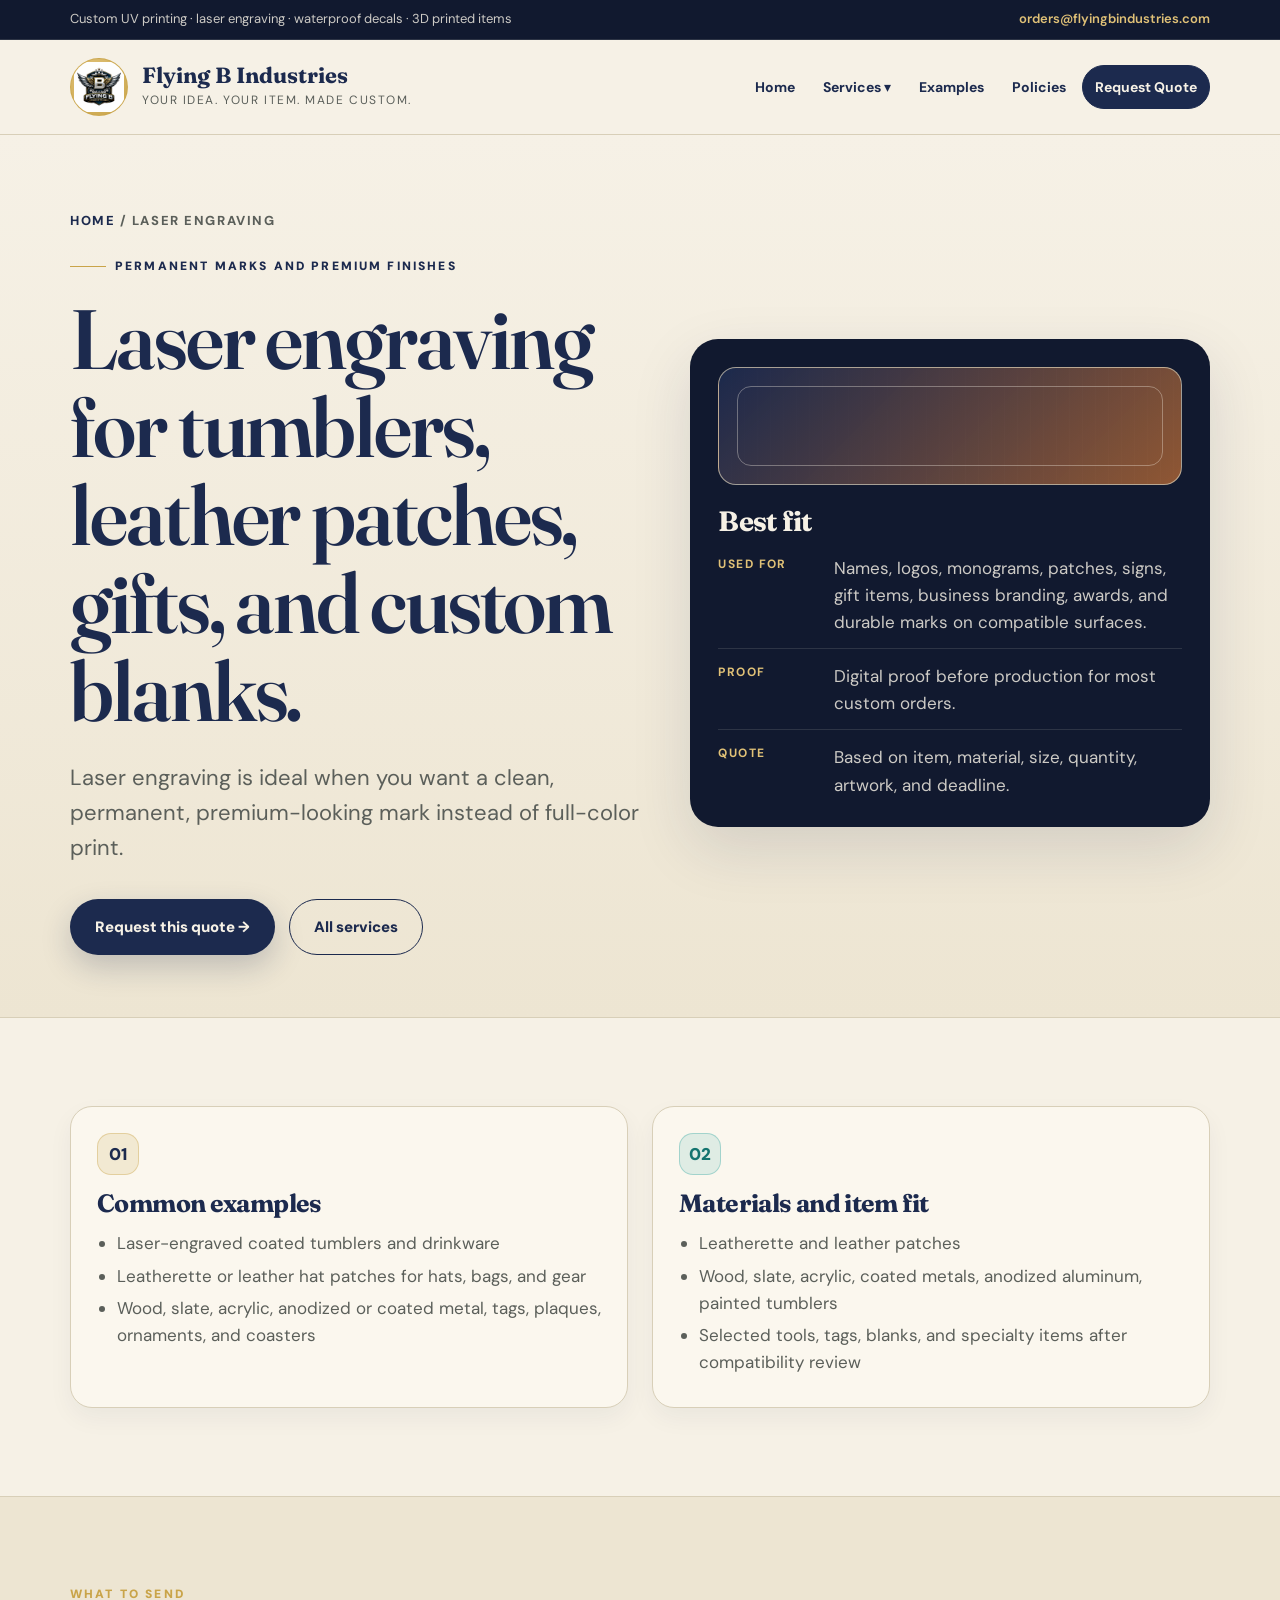
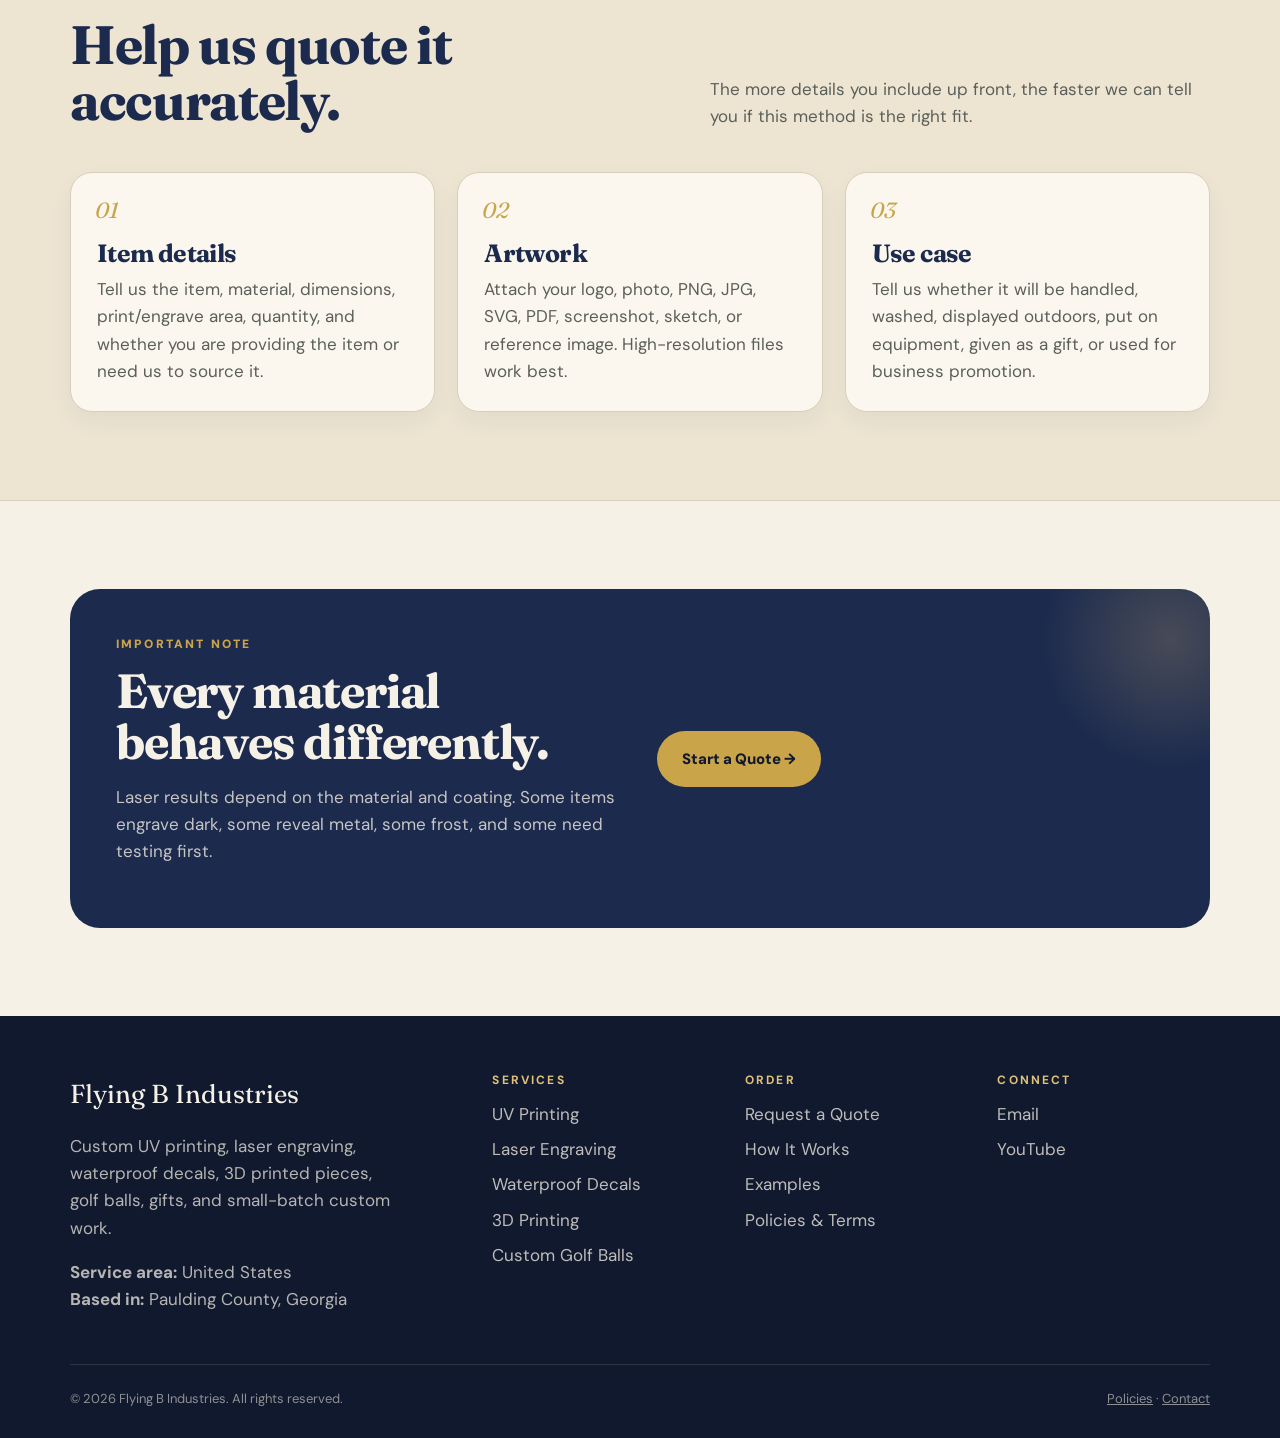
<file: laser-engraving.html>
<!DOCTYPE html>
<html lang="en">
<head>
<meta charset="UTF-8" />
<meta name="viewport" content="width=device-width, initial-scale=1.0" />
<title>Laser Engraving &amp; Etching | Flying B Industries</title>
<meta name="description" content="Laser engraving and etching for tumblers, leather hat patches, wood, slate, acrylic, coated metal, tags, plaques, gifts, and custom items." />
<meta property="og:type" content="website" />
<meta property="og:site_name" content="Flying B Industries" />
<meta property="og:title" content="Laser Engraving &amp; Etching | Flying B Industries" />
<meta property="og:description" content="Laser engraving and etching for tumblers, leather hat patches, wood, slate, acrylic, coated metal, tags, plaques, gifts, and custom items." />
<meta property="og:url" content="https://flyingbindustries.com/laser-engraving.html" />
<meta property="og:image" content="https://flyingbindustries.com/officialFlyingBLogo.png" />
<meta property="og:image:alt" content="Flying B Industries logo" />
<meta name="twitter:card" content="summary_large_image" />
<meta name="twitter:title" content="Laser Engraving &amp; Etching | Flying B Industries" />
<meta name="twitter:description" content="Laser engraving and etching for tumblers, leather hat patches, wood, slate, acrylic, coated metal, tags, plaques, gifts, and custom items." />
<meta name="twitter:image" content="https://flyingbindustries.com/officialFlyingBLogo.png" />
<meta name="theme-color" content="#1c2a4e" />
<link rel="canonical" href="https://flyingbindustries.com/laser-engraving.html" />
<meta name="robots" content="index, follow, max-image-preview:large" />
<meta name="author" content="Flying B Industries" />
<link rel="icon" type="image/png" href="officialFlyingBLogo.png" />
<link rel="preconnect" href="https://fonts.googleapis.com">
<link rel="preconnect" href="https://fonts.gstatic.com" crossorigin>
<link href="https://fonts.googleapis.com/css2?family=Fraunces:opsz,wght@9..144,400;9..144,500;9..144,600;9..144,700&family=DM+Sans:wght@400;500;600;700;800;900&display=swap" rel="stylesheet">
<link rel="stylesheet" href="assets/site.css" />
<script type="application/ld+json">
{
  "@context": "https://schema.org",
  "@graph": [
    {
      "@type": "Organization",
      "@id": "https://flyingbindustries.com/#organization",
      "name": "Flying B Industries",
      "alternateName": "Flying B",
      "url": "https://flyingbindustries.com/",
      "logo": "https://flyingbindustries.com/officialFlyingBLogo.png",
      "image": "https://flyingbindustries.com/officialFlyingBLogo.png",
      "email": "orders@flyingbindustries.com",
      "slogan": "Your idea. Your item. Made custom.",
      "sameAs": ["https://www.youtube.com/@flyingbindustries"]
    },
    {
      "@type": "LocalBusiness",
      "@id": "https://flyingbindustries.com/#business",
      "name": "Flying B Industries",
      "url": "https://flyingbindustries.com/",
      "image": "https://flyingbindustries.com/officialFlyingBLogo.png",
      "logo": "https://flyingbindustries.com/officialFlyingBLogo.png",
      "description": "Custom UV printing, laser engraving, waterproof decals, custom golf balls, 3D printed items, gifts, business promotional items, and one-off custom work.",
      "email": "orders@flyingbindustries.com",
      "priceRange": "$$",
      "areaServed": { "@type": "Country", "name": "United States" },
      "knowsAbout": [
        "UV Printing", "Laser Engraving", "Waterproof Decals", "Custom Golf Balls", "Leather Hat Patches", "Tumbler Engraving", "3D Printing", "Promotional Products", "Custom Gifts"
      ]
    },
    {
      "@type": "WebSite",
      "@id": "https://flyingbindustries.com/#website",
      "url": "https://flyingbindustries.com/",
      "name": "Flying B Industries",
      "description": "Custom UV printing, laser engraving, waterproof decals, 3D printing, custom gifts, and promotional items.",
      "publisher": { "@id": "https://flyingbindustries.com/#organization" },
      "inLanguage": "en-US"
    }
  ]
}
</script>


<!-- Google Analytics 4 -->
<script async src="https://www.googletagmanager.com/gtag/js?id=G-11YQDNWPYJ"></script>
<script>
  window.dataLayer = window.dataLayer || [];
  function gtag(){dataLayer.push(arguments);}
  gtag('js', new Date());
  gtag('config', 'G-11YQDNWPYJ');
</script>
<!-- Microsoft Clarity -->
<script type="text/javascript">
  (function(c,l,a,r,i,t,y){
    c[a]=c[a]||function(){(c[a].q=c[a].q||[]).push(arguments)};
    t=l.createElement(r);t.async=1;t.src="https://www.clarity.ms/tag/"+i;
    y=l.getElementsByTagName(r)[0];y.parentNode.insertBefore(t,y);
  })(window, document, "clarity", "script", "wmfeobc480");
</script>

</head>

<body>
<a href="#main" class="skip-link">Skip to content</a>
<div class="qr-banner" id="qr-banner" role="region" aria-label="QR code visitor welcome">
  <div class="container">
    <div><strong>You scanned a Flying B custom item.</strong> Tell us where you saw it, or explore what we can make for you.</div>
    <div class="btn-row" style="gap:12px;"><a href="#" id="qr-tell-link">Tell us where →</a><button class="qr-dismiss" type="button" onclick="dismissQrBanner()" aria-label="Dismiss">×</button></div>
  </div>
</div>
<div class="top-strip">
  <div class="container">
    <span>Custom UV printing · laser engraving · waterproof decals · 3D printed items</span>
    <a href="mailto:orders@flyingbindustries.com">orders@flyingbindustries.com</a>
  </div>
</div>
<header class="site-header">
  <div class="container navbar">
    <a href="index.html" class="brand" aria-label="Flying B Industries home">
      <span class="brand-fallback" aria-hidden="true"><img src="officialFlyingBLogo.png" alt="" onerror="this.remove();this.parentElement.textContent='B';"></span>
      <span class="brand-text"><strong>Flying B Industries</strong><span>Your idea. Your item. Made custom.</span></span>
    </a>
    <button class="mobile-toggle" data-menu-toggle aria-expanded="false" aria-controls="primary-navigation">Menu</button>
    <nav class="nav-menu" id="primary-navigation" aria-label="Primary navigation">
      <a href="index.html">Home</a>
      
<div class="dropdown">
  <a href="index.html#services" class="dropdown-toggle">Services ▾</a>
  <div class="dropdown-menu" aria-label="Service pages">
    <a href="uv-printing.html">UV Printing</a>
    <a href="laser-engraving.html">Laser Engraving</a>
    <a href="waterproof-decals.html">Waterproof Decals</a>
    <a href="3d-printing.html">3D Printing</a>
    <a href="custom-golf-balls.html">Custom Golf Balls</a>
  </div>
</div>

      <a href="index.html#examples">Examples</a>
      <a href="policies.html">Policies</a>
      <a href="quote.html" class="nav-cta">Request Quote</a>
    </nav>
  </div>
</header>
<main id="main">

<section class="page-hero">
  <div class="container page-hero-grid">
    <div>
      <div class="breadcrumb"><a href="index.html">Home</a> / Laser Engraving</div>
      <div class="eyebrow">Permanent marks and premium finishes</div>
      <h1>Laser engraving for tumblers, leather patches, gifts, and custom blanks.</h1>
      <p class="lead">Laser engraving is ideal when you want a clean, permanent, premium-looking mark instead of full-color print.</p>
      <div class="btn-row"><a class="btn btn-primary" href="quote.html">Request this quote →</a><a class="btn btn-secondary" href="index.html#services">All services</a></div>
    </div>
    <aside class="service-snapshot">
      <div class="visual-strip laser" style="margin-bottom:22px"></div>
      <h2>Best fit</h2>
      <div class="snapshot-list">
        <div class="snapshot-row"><strong>Used For</strong><span>Names, logos, monograms, patches, signs, gift items, business branding, awards, and durable marks on compatible surfaces.</span></div>
        <div class="snapshot-row"><strong>Proof</strong><span>Digital proof before production for most custom orders.</span></div>
        <div class="snapshot-row"><strong>Quote</strong><span>Based on item, material, size, quantity, artwork, and deadline.</span></div>
      </div>
    </aside>
  </div>
</section>
<section>
  <div class="container grid-2">
    <article class="card"><div class="icon gold">01</div><h3>Common examples</h3><ul><li>Laser-engraved coated tumblers and drinkware</li><li>Leatherette or leather hat patches for hats, bags, and gear</li><li>Wood, slate, acrylic, anodized or coated metal, tags, plaques, ornaments, and coasters</li></ul></article>
    <article class="card"><div class="icon uv">02</div><h3>Materials and item fit</h3><ul><li>Leatherette and leather patches</li><li>Wood, slate, acrylic, coated metals, anodized aluminum, painted tumblers</li><li>Selected tools, tags, blanks, and specialty items after compatibility review</li></ul></article>
  </div>
</section>
<section class="section-alt">
  <div class="container">
    <div class="section-intro"><div><div class="section-kicker">What to send</div><h2>Help us quote it accurately.</h2></div><p>The more details you include up front, the faster we can tell you if this method is the right fit.</p></div>
    <div class="grid-3 process">
      <article class="card"><h3>Item details</h3><p>Tell us the item, material, dimensions, print/engrave area, quantity, and whether you are providing the item or need us to source it.</p></article>
      <article class="card"><h3>Artwork</h3><p>Attach your logo, photo, PNG, JPG, SVG, PDF, screenshot, sketch, or reference image. High-resolution files work best.</p></article>
      <article class="card"><h3>Use case</h3><p>Tell us whether it will be handled, washed, displayed outdoors, put on equipment, given as a gift, or used for business promotion.</p></article>
    </div>
  </div>
</section>
<section>
  <div class="container">
    <div class="feature-band">
      <div><div class="section-kicker">Important note</div><h2>Every material behaves differently.</h2><p>Laser results depend on the material and coating. Some items engrave dark, some reveal metal, some frost, and some need testing first.</p></div>
      <div><a class="btn btn-gold" href="quote.html">Start a Quote →</a></div>
    </div>
  </div>
</section>
</main>
<footer class="site-footer">
  <div class="container">
    <div class="footer-grid">
      <div>
        <div class="footer-brand">Flying B Industries</div>
        <p class="footer-tagline">Custom UV printing, laser engraving, waterproof decals, 3D printed pieces, golf balls, gifts, and small-batch custom work.</p>
        <p class="footer-tagline"><strong>Service area:</strong> United States<br><strong>Based in:</strong> Paulding County, Georgia</p>
      </div>
      <div class="footer-col">
        <h3>Services</h3>
        <ul>
          <li><a href="uv-printing.html">UV Printing</a></li>
          <li><a href="laser-engraving.html">Laser Engraving</a></li>
          <li><a href="waterproof-decals.html">Waterproof Decals</a></li>
          <li><a href="3d-printing.html">3D Printing</a></li>
          <li><a href="custom-golf-balls.html">Custom Golf Balls</a></li>
        </ul>
      </div>
      <div class="footer-col">
        <h3>Order</h3>
        <ul>
          <li><a href="quote.html">Request a Quote</a></li>
          <li><a href="index.html#process">How It Works</a></li>
          <li><a href="index.html#examples">Examples</a></li>
          <li><a href="policies.html">Policies & Terms</a></li>
        </ul>
      </div>
      <div class="footer-col">
        <h3>Connect</h3>
        <ul>
          <li><a href="mailto:orders@flyingbindustries.com">Email</a></li>
          <li><a href="https://www.youtube.com/@flyingbindustries" target="_blank" rel="noopener">YouTube</a></li>
        </ul>
      </div>
    </div>
    <div class="footer-bottom">
      <span>© <span id="year"></span> Flying B Industries. All rights reserved.</span>
      <span><a href="policies.html">Policies</a> · <a href="mailto:orders@flyingbindustries.com">Contact</a></span>
    </div>
  </div>
</footer>
<script src="assets/site.js"></script>
</body>
</html>
</file>
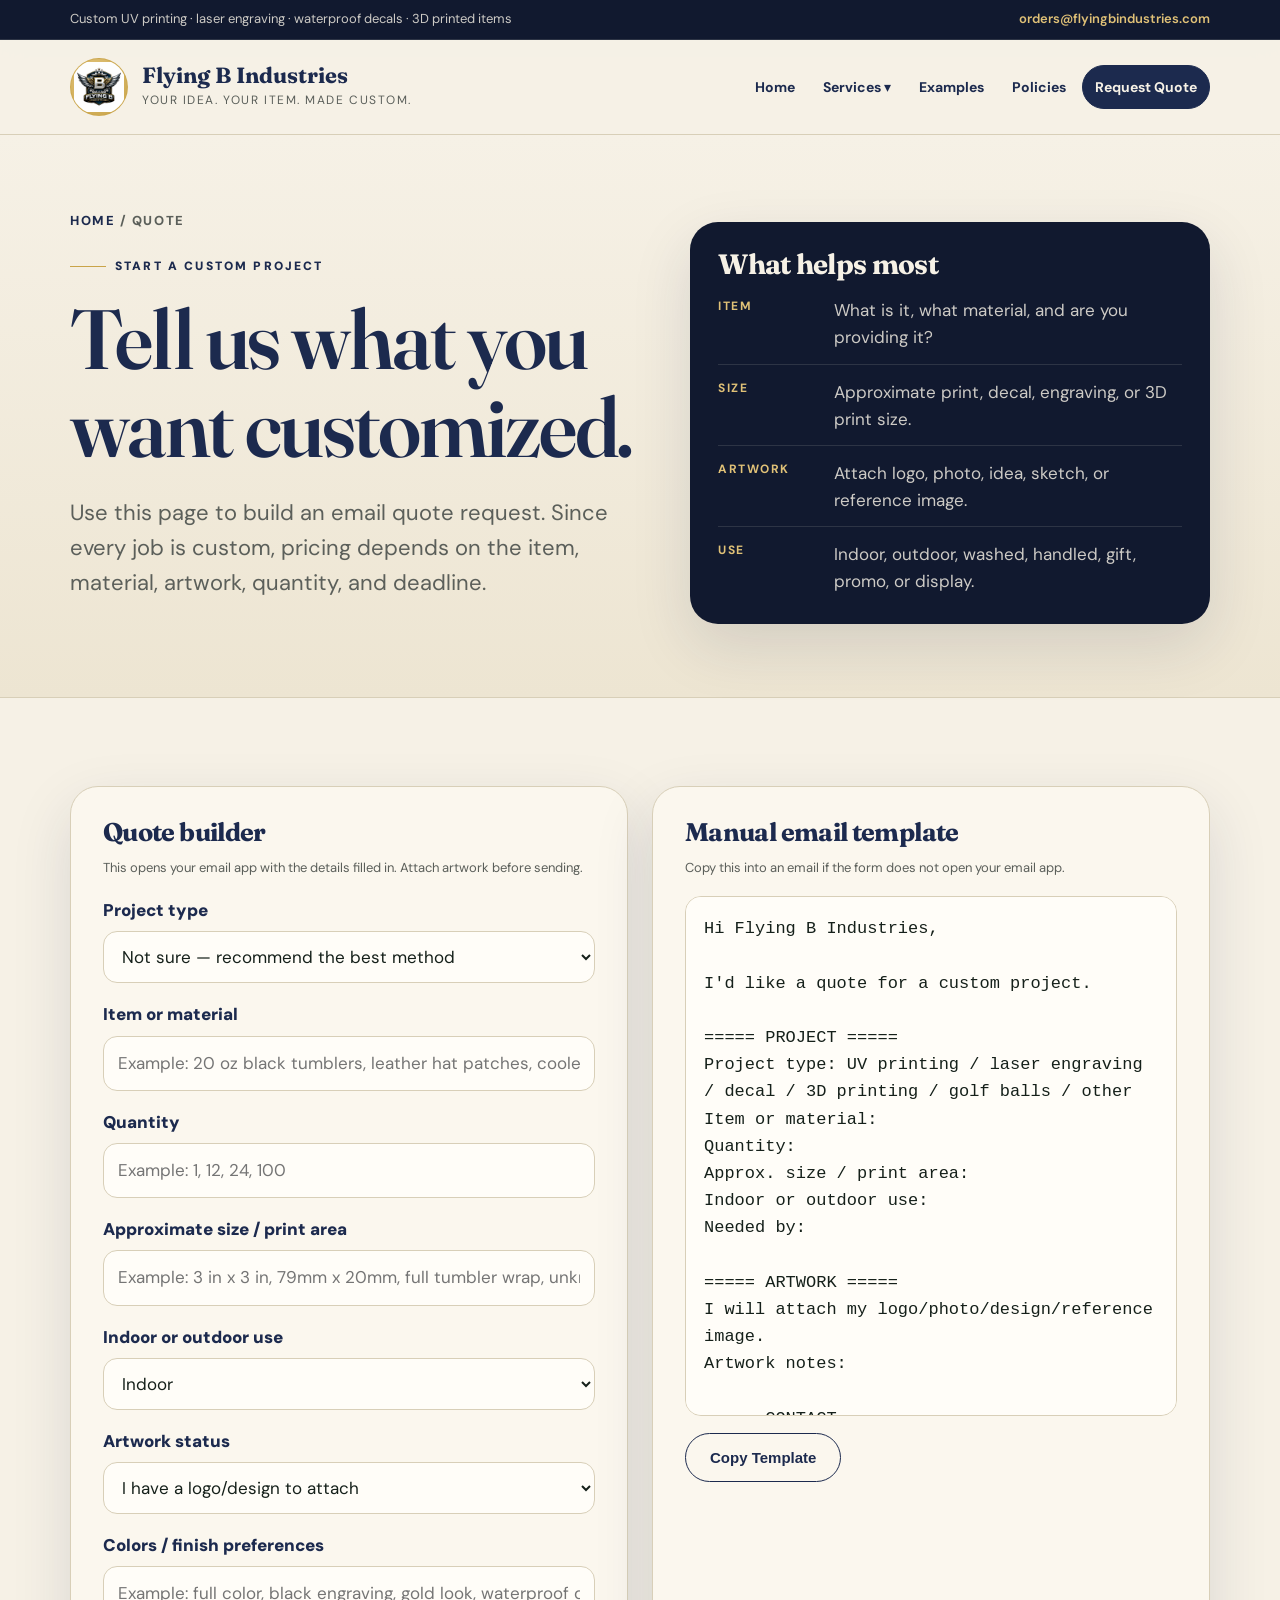
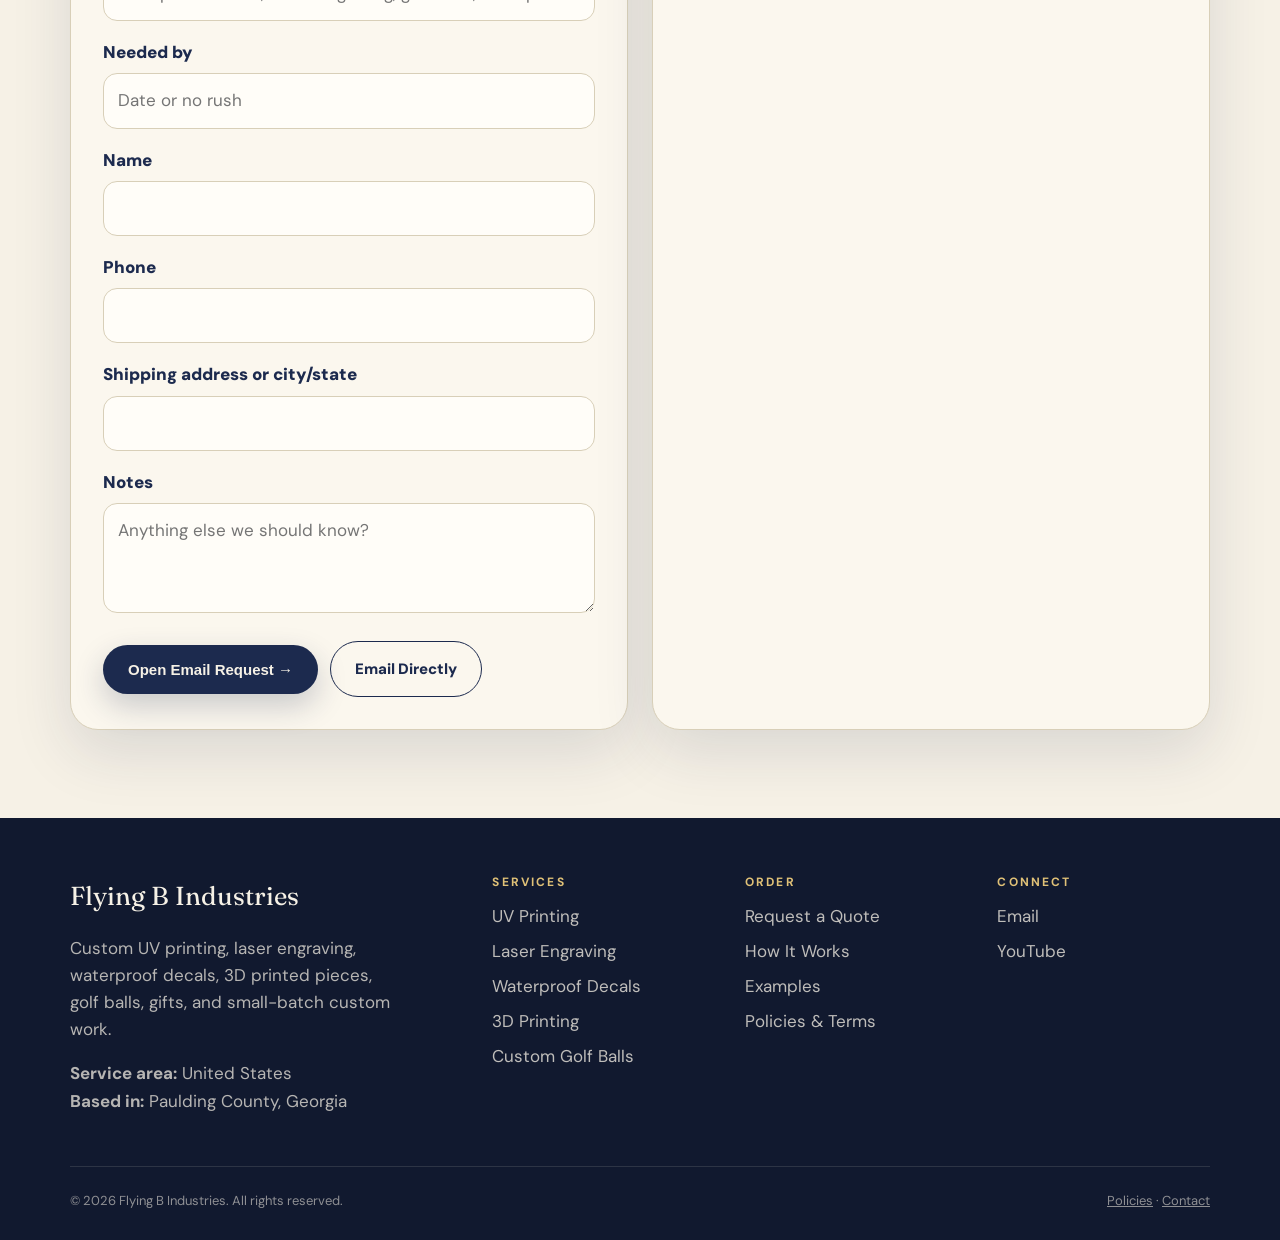
<file: quote.html>
<!DOCTYPE html>
<html lang="en">
<head>
<meta charset="UTF-8" />
<meta name="viewport" content="width=device-width, initial-scale=1.0" />
<title>Request a Quote | Flying B Industries</title>
<meta name="description" content="Request a quote for custom UV printing, laser engraving, waterproof decals, 3D printed items, golf balls, tumblers, leather patches, and other custom work." />
<meta property="og:type" content="website" />
<meta property="og:site_name" content="Flying B Industries" />
<meta property="og:title" content="Request a Quote | Flying B Industries" />
<meta property="og:description" content="Request a quote for custom UV printing, laser engraving, waterproof decals, 3D printed items, golf balls, tumblers, leather patches, and other custom work." />
<meta property="og:url" content="https://flyingbindustries.com/quote.html" />
<meta property="og:image" content="https://flyingbindustries.com/officialFlyingBLogo.png" />
<meta property="og:image:alt" content="Flying B Industries logo" />
<meta name="twitter:card" content="summary_large_image" />
<meta name="twitter:title" content="Request a Quote | Flying B Industries" />
<meta name="twitter:description" content="Request a quote for custom UV printing, laser engraving, waterproof decals, 3D printed items, golf balls, tumblers, leather patches, and other custom work." />
<meta name="twitter:image" content="https://flyingbindustries.com/officialFlyingBLogo.png" />
<meta name="theme-color" content="#1c2a4e" />
<link rel="canonical" href="https://flyingbindustries.com/quote.html" />
<meta name="robots" content="index, follow, max-image-preview:large" />
<meta name="author" content="Flying B Industries" />
<link rel="icon" type="image/png" href="officialFlyingBLogo.png" />
<link rel="preconnect" href="https://fonts.googleapis.com">
<link rel="preconnect" href="https://fonts.gstatic.com" crossorigin>
<link href="https://fonts.googleapis.com/css2?family=Fraunces:opsz,wght@9..144,400;9..144,500;9..144,600;9..144,700&family=DM+Sans:wght@400;500;600;700;800;900&display=swap" rel="stylesheet">
<link rel="stylesheet" href="assets/site.css" />
<script type="application/ld+json">
{
  "@context": "https://schema.org",
  "@graph": [
    {
      "@type": "Organization",
      "@id": "https://flyingbindustries.com/#organization",
      "name": "Flying B Industries",
      "alternateName": "Flying B",
      "url": "https://flyingbindustries.com/",
      "logo": "https://flyingbindustries.com/officialFlyingBLogo.png",
      "image": "https://flyingbindustries.com/officialFlyingBLogo.png",
      "email": "orders@flyingbindustries.com",
      "slogan": "Your idea. Your item. Made custom.",
      "sameAs": ["https://www.youtube.com/@flyingbindustries"]
    },
    {
      "@type": "LocalBusiness",
      "@id": "https://flyingbindustries.com/#business",
      "name": "Flying B Industries",
      "url": "https://flyingbindustries.com/",
      "image": "https://flyingbindustries.com/officialFlyingBLogo.png",
      "logo": "https://flyingbindustries.com/officialFlyingBLogo.png",
      "description": "Custom UV printing, laser engraving, waterproof decals, custom golf balls, 3D printed items, gifts, business promotional items, and one-off custom work.",
      "email": "orders@flyingbindustries.com",
      "priceRange": "$$",
      "areaServed": { "@type": "Country", "name": "United States" },
      "knowsAbout": [
        "UV Printing", "Laser Engraving", "Waterproof Decals", "Custom Golf Balls", "Leather Hat Patches", "Tumbler Engraving", "3D Printing", "Promotional Products", "Custom Gifts"
      ]
    },
    {
      "@type": "WebSite",
      "@id": "https://flyingbindustries.com/#website",
      "url": "https://flyingbindustries.com/",
      "name": "Flying B Industries",
      "description": "Custom UV printing, laser engraving, waterproof decals, 3D printing, custom gifts, and promotional items.",
      "publisher": { "@id": "https://flyingbindustries.com/#organization" },
      "inLanguage": "en-US"
    }
  ]
}
</script>


<!-- Google Analytics 4 -->
<script async src="https://www.googletagmanager.com/gtag/js?id=G-11YQDNWPYJ"></script>
<script>
  window.dataLayer = window.dataLayer || [];
  function gtag(){dataLayer.push(arguments);}
  gtag('js', new Date());
  gtag('config', 'G-11YQDNWPYJ');
</script>
<!-- Microsoft Clarity -->
<script type="text/javascript">
  (function(c,l,a,r,i,t,y){
    c[a]=c[a]||function(){(c[a].q=c[a].q||[]).push(arguments)};
    t=l.createElement(r);t.async=1;t.src="https://www.clarity.ms/tag/"+i;
    y=l.getElementsByTagName(r)[0];y.parentNode.insertBefore(t,y);
  })(window, document, "clarity", "script", "wmfeobc480");
</script>

</head>

<body>
<a href="#main" class="skip-link">Skip to content</a>
<div class="qr-banner" id="qr-banner" role="region" aria-label="QR code visitor welcome">
  <div class="container">
    <div><strong>You scanned a Flying B custom item.</strong> Tell us where you saw it, or explore what we can make for you.</div>
    <div class="btn-row" style="gap:12px;"><a href="#" id="qr-tell-link">Tell us where →</a><button class="qr-dismiss" type="button" onclick="dismissQrBanner()" aria-label="Dismiss">×</button></div>
  </div>
</div>
<div class="top-strip">
  <div class="container">
    <span>Custom UV printing · laser engraving · waterproof decals · 3D printed items</span>
    <a href="mailto:orders@flyingbindustries.com">orders@flyingbindustries.com</a>
  </div>
</div>
<header class="site-header">
  <div class="container navbar">
    <a href="index.html" class="brand" aria-label="Flying B Industries home">
      <span class="brand-fallback" aria-hidden="true"><img src="officialFlyingBLogo.png" alt="" onerror="this.remove();this.parentElement.textContent='B';"></span>
      <span class="brand-text"><strong>Flying B Industries</strong><span>Your idea. Your item. Made custom.</span></span>
    </a>
    <button class="mobile-toggle" data-menu-toggle aria-expanded="false" aria-controls="primary-navigation">Menu</button>
    <nav class="nav-menu" id="primary-navigation" aria-label="Primary navigation">
      <a href="index.html">Home</a>
      
<div class="dropdown">
  <a href="index.html#services" class="dropdown-toggle">Services ▾</a>
  <div class="dropdown-menu" aria-label="Service pages">
    <a href="uv-printing.html">UV Printing</a>
    <a href="laser-engraving.html">Laser Engraving</a>
    <a href="waterproof-decals.html">Waterproof Decals</a>
    <a href="3d-printing.html">3D Printing</a>
    <a href="custom-golf-balls.html">Custom Golf Balls</a>
  </div>
</div>

      <a href="index.html#examples">Examples</a>
      <a href="policies.html">Policies</a>
      <a href="quote.html" class="nav-cta" aria-current="page">Request Quote</a>
    </nav>
  </div>
</header>
<main id="main">

<section class="page-hero">
  <div class="container page-hero-grid">
    <div>
      <div class="breadcrumb"><a href="index.html">Home</a> / Quote</div>
      <div class="eyebrow">Start a custom project</div>
      <h1>Tell us what you want customized.</h1>
      <p class="lead">Use this page to build an email quote request. Since every job is custom, pricing depends on the item, material, artwork, quantity, and deadline.</p>
    </div>
    <aside class="service-snapshot">
      <h2>What helps most</h2>
      <div class="snapshot-list">
        <div class="snapshot-row"><strong>Item</strong><span>What is it, what material, and are you providing it?</span></div>
        <div class="snapshot-row"><strong>Size</strong><span>Approximate print, decal, engraving, or 3D print size.</span></div>
        <div class="snapshot-row"><strong>Artwork</strong><span>Attach logo, photo, idea, sketch, or reference image.</span></div>
        <div class="snapshot-row"><strong>Use</strong><span>Indoor, outdoor, washed, handled, gift, promo, or display.</span></div>
      </div>
    </aside>
  </div>
</section>
<section>
  <div class="container grid-2">
    <form class="quote-panel" onsubmit="buildQuoteEmail(event)">
      <h2>Quote builder</h2>
      <p class="small-note">This opens your email app with the details filled in. Attach artwork before sending.</p>
      <label for="projectType">Project type</label>
      <select id="projectType" name="projectType">
        <option>Not sure — recommend the best method</option>
        <option>UV printing</option>
        <option>Laser engraving / etching</option>
        <option>Waterproof UV decal</option>
        <option>3D printing</option>
        <option>Custom golf balls</option>
        <option>Tumblers / drinkware</option>
        <option>Leather hat patches</option>
        <option>Other custom project</option>
      </select>
      <label for="item">Item or material</label>
      <input id="item" name="item" placeholder="Example: 20 oz black tumblers, leather hat patches, cooler decal, golf balls" />
      <label for="quantity">Quantity</label>
      <input id="quantity" name="quantity" placeholder="Example: 1, 12, 24, 100" />
      <label for="size">Approximate size / print area</label>
      <input id="size" name="size" placeholder="Example: 3 in x 3 in, 79mm x 20mm, full tumbler wrap, unknown" />
      <label for="environment">Indoor or outdoor use</label>
      <select id="environment" name="environment"><option>Indoor</option><option>Outdoor</option><option>Both</option><option>Not sure</option></select>
      <label for="artwork">Artwork status</label>
      <select id="artwork" name="artwork"><option>I have a logo/design to attach</option><option>I have a photo to attach</option><option>I have a rough idea/sketch</option><option>I need design help</option></select>
      <label for="finish">Colors / finish preferences</label>
      <input id="finish" name="finish" placeholder="Example: full color, black engraving, gold look, waterproof decal" />
      <label for="deadline">Needed by</label>
      <input id="deadline" name="deadline" placeholder="Date or no rush" />
      <label for="name">Name</label><input id="name" name="name" />
      <label for="phone">Phone</label><input id="phone" name="phone" />
      <label for="shipping">Shipping address or city/state</label><input id="shipping" name="shipping" />
      <label for="notes">Notes</label><textarea id="notes" name="notes" placeholder="Anything else we should know?"></textarea>
      <div class="quote-actions"><button class="btn btn-primary" type="submit">Open Email Request →</button><a class="btn btn-secondary" href="mailto:orders@flyingbindustries.com">Email Directly</a></div>
    </form>
    <aside class="quote-panel">
      <h2>Manual email template</h2>
      <p class="small-note">Copy this into an email if the form does not open your email app.</p>
      <pre id="quote-template" style="white-space:pre-wrap;background:#fffdf8;border:1px solid var(--line);border-radius:16px;padding:18px;overflow:auto;max-height:520px">Hi Flying B Industries,

I&#x27;d like a quote for a custom project.

===== PROJECT =====
Project type: UV printing / laser engraving / decal / 3D printing / golf balls / other
Item or material:
Quantity:
Approx. size / print area:
Indoor or outdoor use:
Needed by:

===== ARTWORK =====
I will attach my logo/photo/design/reference image.
Artwork notes:

===== CONTACT =====
Name:
Phone:
Shipping address or city/state:

Anything else we should know:

Thanks!
</pre>
      <button class="btn btn-secondary" type="button" onclick="copyQuoteTemplate(this)">Copy Template</button>
    </aside>
  </div>
</section>
</main>
<footer class="site-footer">
  <div class="container">
    <div class="footer-grid">
      <div>
        <div class="footer-brand">Flying B Industries</div>
        <p class="footer-tagline">Custom UV printing, laser engraving, waterproof decals, 3D printed pieces, golf balls, gifts, and small-batch custom work.</p>
        <p class="footer-tagline"><strong>Service area:</strong> United States<br><strong>Based in:</strong> Paulding County, Georgia</p>
      </div>
      <div class="footer-col">
        <h3>Services</h3>
        <ul>
          <li><a href="uv-printing.html">UV Printing</a></li>
          <li><a href="laser-engraving.html">Laser Engraving</a></li>
          <li><a href="waterproof-decals.html">Waterproof Decals</a></li>
          <li><a href="3d-printing.html">3D Printing</a></li>
          <li><a href="custom-golf-balls.html">Custom Golf Balls</a></li>
        </ul>
      </div>
      <div class="footer-col">
        <h3>Order</h3>
        <ul>
          <li><a href="quote.html">Request a Quote</a></li>
          <li><a href="index.html#process">How It Works</a></li>
          <li><a href="index.html#examples">Examples</a></li>
          <li><a href="policies.html">Policies & Terms</a></li>
        </ul>
      </div>
      <div class="footer-col">
        <h3>Connect</h3>
        <ul>
          <li><a href="mailto:orders@flyingbindustries.com">Email</a></li>
          <li><a href="https://www.youtube.com/@flyingbindustries" target="_blank" rel="noopener">YouTube</a></li>
        </ul>
      </div>
    </div>
    <div class="footer-bottom">
      <span>© <span id="year"></span> Flying B Industries. All rights reserved.</span>
      <span><a href="policies.html">Policies</a> · <a href="mailto:orders@flyingbindustries.com">Contact</a></span>
    </div>
  </div>
</footer>
<script src="assets/site.js"></script>
</body>
</html>
</file>
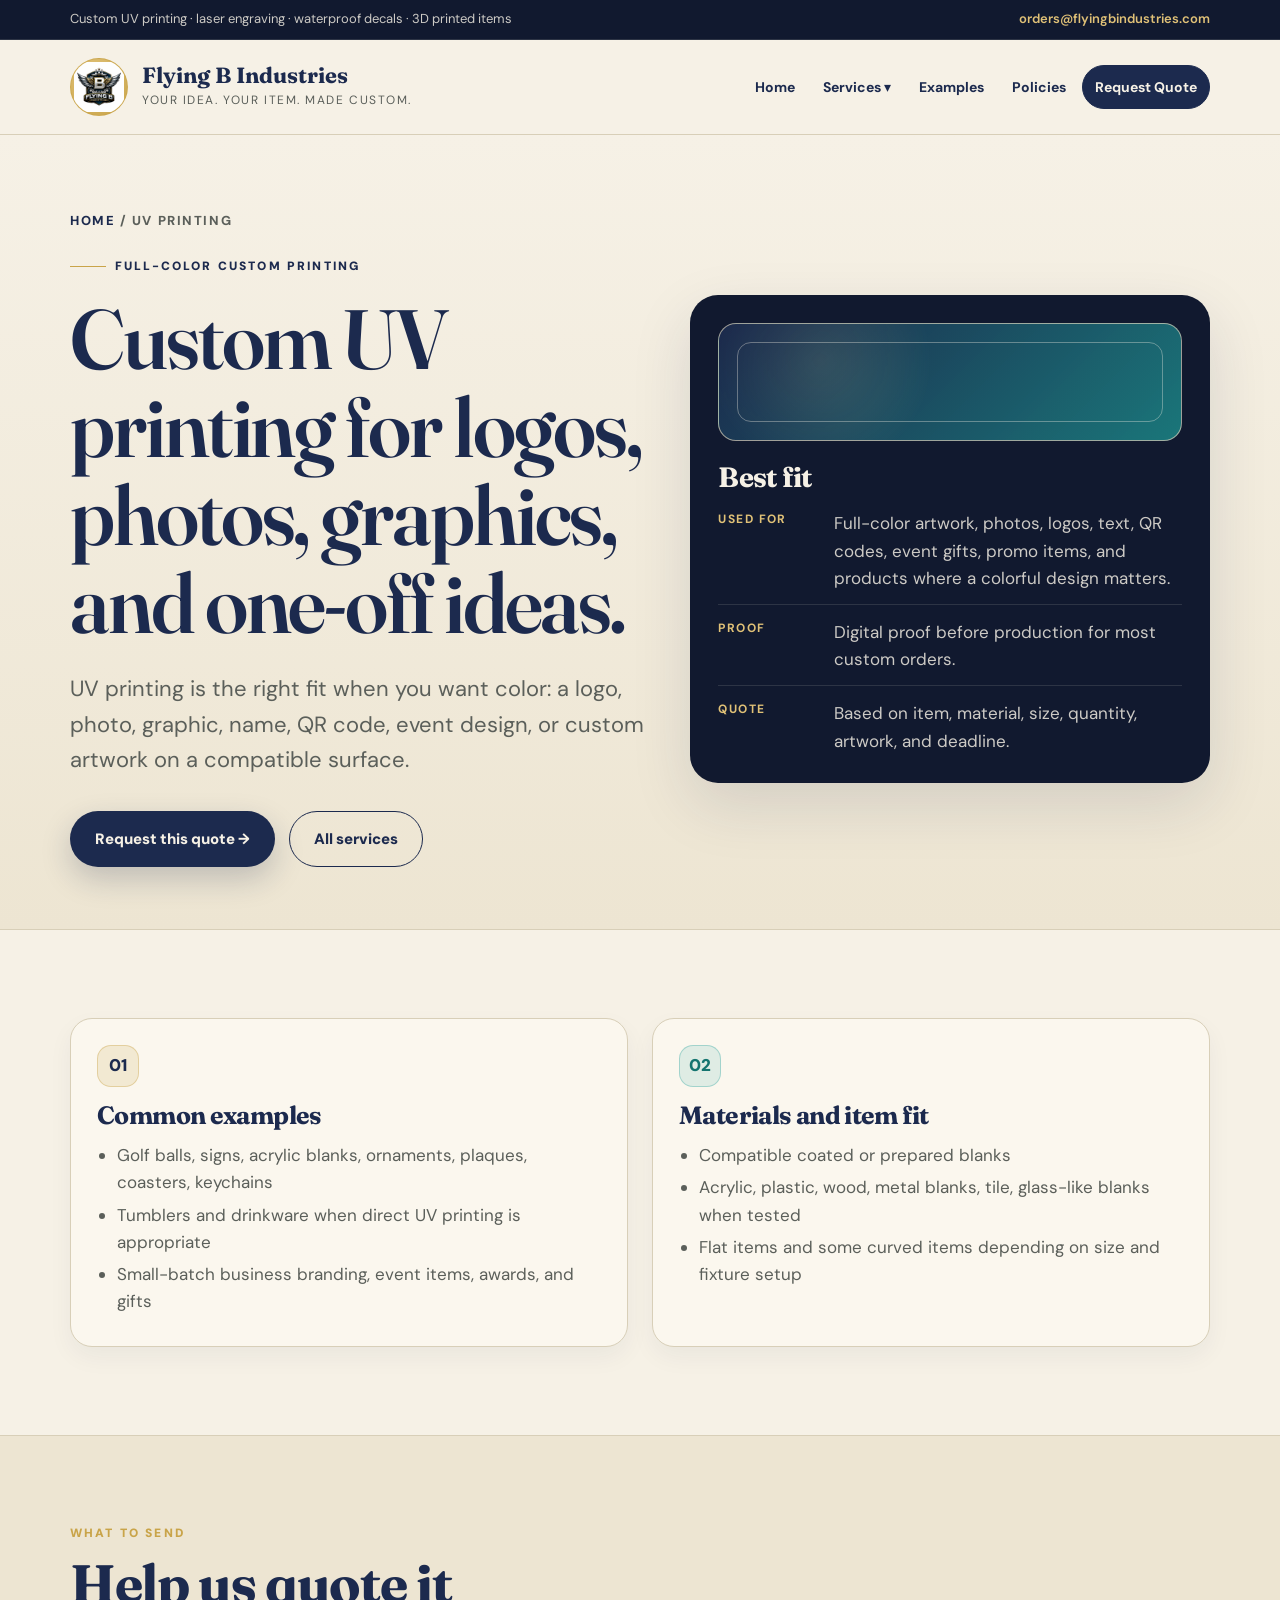
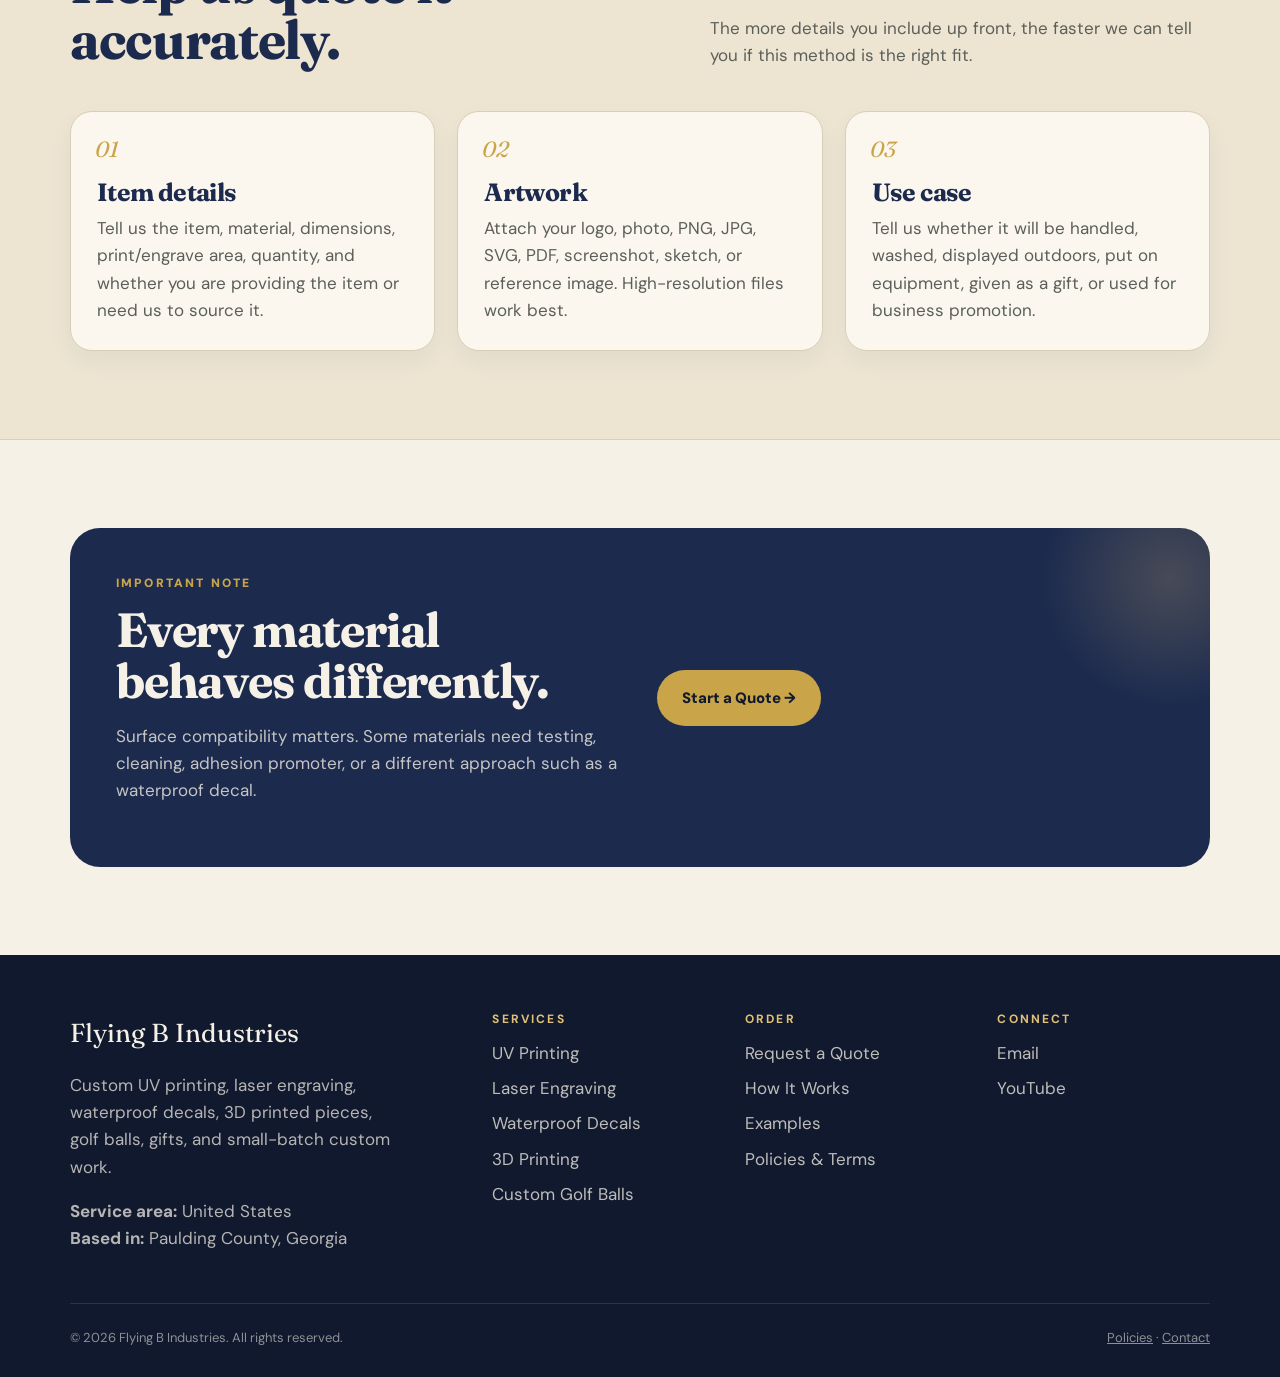
<file: uv-printing.html>
<!DOCTYPE html>
<html lang="en">
<head>
<meta charset="UTF-8" />
<meta name="viewport" content="width=device-width, initial-scale=1.0" />
<title>Custom UV Printing | Flying B Industries</title>
<meta name="description" content="Full-color custom UV printing on compatible items, gifts, golf balls, tumblers, signs, acrylic, wood, metal blanks, and promotional products." />
<meta property="og:type" content="website" />
<meta property="og:site_name" content="Flying B Industries" />
<meta property="og:title" content="Custom UV Printing | Flying B Industries" />
<meta property="og:description" content="Full-color custom UV printing on compatible items, gifts, golf balls, tumblers, signs, acrylic, wood, metal blanks, and promotional products." />
<meta property="og:url" content="https://flyingbindustries.com/uv-printing.html" />
<meta property="og:image" content="https://flyingbindustries.com/officialFlyingBLogo.png" />
<meta property="og:image:alt" content="Flying B Industries logo" />
<meta name="twitter:card" content="summary_large_image" />
<meta name="twitter:title" content="Custom UV Printing | Flying B Industries" />
<meta name="twitter:description" content="Full-color custom UV printing on compatible items, gifts, golf balls, tumblers, signs, acrylic, wood, metal blanks, and promotional products." />
<meta name="twitter:image" content="https://flyingbindustries.com/officialFlyingBLogo.png" />
<meta name="theme-color" content="#1c2a4e" />
<link rel="canonical" href="https://flyingbindustries.com/uv-printing.html" />
<meta name="robots" content="index, follow, max-image-preview:large" />
<meta name="author" content="Flying B Industries" />
<link rel="icon" type="image/png" href="officialFlyingBLogo.png" />
<link rel="preconnect" href="https://fonts.googleapis.com">
<link rel="preconnect" href="https://fonts.gstatic.com" crossorigin>
<link href="https://fonts.googleapis.com/css2?family=Fraunces:opsz,wght@9..144,400;9..144,500;9..144,600;9..144,700&family=DM+Sans:wght@400;500;600;700;800;900&display=swap" rel="stylesheet">
<link rel="stylesheet" href="assets/site.css" />
<script type="application/ld+json">
{
  "@context": "https://schema.org",
  "@graph": [
    {
      "@type": "Organization",
      "@id": "https://flyingbindustries.com/#organization",
      "name": "Flying B Industries",
      "alternateName": "Flying B",
      "url": "https://flyingbindustries.com/",
      "logo": "https://flyingbindustries.com/officialFlyingBLogo.png",
      "image": "https://flyingbindustries.com/officialFlyingBLogo.png",
      "email": "orders@flyingbindustries.com",
      "slogan": "Your idea. Your item. Made custom.",
      "sameAs": ["https://www.youtube.com/@flyingbindustries"]
    },
    {
      "@type": "LocalBusiness",
      "@id": "https://flyingbindustries.com/#business",
      "name": "Flying B Industries",
      "url": "https://flyingbindustries.com/",
      "image": "https://flyingbindustries.com/officialFlyingBLogo.png",
      "logo": "https://flyingbindustries.com/officialFlyingBLogo.png",
      "description": "Custom UV printing, laser engraving, waterproof decals, custom golf balls, 3D printed items, gifts, business promotional items, and one-off custom work.",
      "email": "orders@flyingbindustries.com",
      "priceRange": "$$",
      "areaServed": { "@type": "Country", "name": "United States" },
      "knowsAbout": [
        "UV Printing", "Laser Engraving", "Waterproof Decals", "Custom Golf Balls", "Leather Hat Patches", "Tumbler Engraving", "3D Printing", "Promotional Products", "Custom Gifts"
      ]
    },
    {
      "@type": "WebSite",
      "@id": "https://flyingbindustries.com/#website",
      "url": "https://flyingbindustries.com/",
      "name": "Flying B Industries",
      "description": "Custom UV printing, laser engraving, waterproof decals, 3D printing, custom gifts, and promotional items.",
      "publisher": { "@id": "https://flyingbindustries.com/#organization" },
      "inLanguage": "en-US"
    }
  ]
}
</script>


<!-- Google Analytics 4 -->
<script async src="https://www.googletagmanager.com/gtag/js?id=G-11YQDNWPYJ"></script>
<script>
  window.dataLayer = window.dataLayer || [];
  function gtag(){dataLayer.push(arguments);}
  gtag('js', new Date());
  gtag('config', 'G-11YQDNWPYJ');
</script>
<!-- Microsoft Clarity -->
<script type="text/javascript">
  (function(c,l,a,r,i,t,y){
    c[a]=c[a]||function(){(c[a].q=c[a].q||[]).push(arguments)};
    t=l.createElement(r);t.async=1;t.src="https://www.clarity.ms/tag/"+i;
    y=l.getElementsByTagName(r)[0];y.parentNode.insertBefore(t,y);
  })(window, document, "clarity", "script", "wmfeobc480");
</script>

</head>

<body>
<a href="#main" class="skip-link">Skip to content</a>
<div class="qr-banner" id="qr-banner" role="region" aria-label="QR code visitor welcome">
  <div class="container">
    <div><strong>You scanned a Flying B custom item.</strong> Tell us where you saw it, or explore what we can make for you.</div>
    <div class="btn-row" style="gap:12px;"><a href="#" id="qr-tell-link">Tell us where →</a><button class="qr-dismiss" type="button" onclick="dismissQrBanner()" aria-label="Dismiss">×</button></div>
  </div>
</div>
<div class="top-strip">
  <div class="container">
    <span>Custom UV printing · laser engraving · waterproof decals · 3D printed items</span>
    <a href="mailto:orders@flyingbindustries.com">orders@flyingbindustries.com</a>
  </div>
</div>
<header class="site-header">
  <div class="container navbar">
    <a href="index.html" class="brand" aria-label="Flying B Industries home">
      <span class="brand-fallback" aria-hidden="true"><img src="officialFlyingBLogo.png" alt="" onerror="this.remove();this.parentElement.textContent='B';"></span>
      <span class="brand-text"><strong>Flying B Industries</strong><span>Your idea. Your item. Made custom.</span></span>
    </a>
    <button class="mobile-toggle" data-menu-toggle aria-expanded="false" aria-controls="primary-navigation">Menu</button>
    <nav class="nav-menu" id="primary-navigation" aria-label="Primary navigation">
      <a href="index.html">Home</a>
      
<div class="dropdown">
  <a href="index.html#services" class="dropdown-toggle">Services ▾</a>
  <div class="dropdown-menu" aria-label="Service pages">
    <a href="uv-printing.html">UV Printing</a>
    <a href="laser-engraving.html">Laser Engraving</a>
    <a href="waterproof-decals.html">Waterproof Decals</a>
    <a href="3d-printing.html">3D Printing</a>
    <a href="custom-golf-balls.html">Custom Golf Balls</a>
  </div>
</div>

      <a href="index.html#examples">Examples</a>
      <a href="policies.html">Policies</a>
      <a href="quote.html" class="nav-cta">Request Quote</a>
    </nav>
  </div>
</header>
<main id="main">

<section class="page-hero">
  <div class="container page-hero-grid">
    <div>
      <div class="breadcrumb"><a href="index.html">Home</a> / UV Printing</div>
      <div class="eyebrow">Full-color custom printing</div>
      <h1>Custom UV printing for logos, photos, graphics, and one-off ideas.</h1>
      <p class="lead">UV printing is the right fit when you want color: a logo, photo, graphic, name, QR code, event design, or custom artwork on a compatible surface.</p>
      <div class="btn-row"><a class="btn btn-primary" href="quote.html">Request this quote →</a><a class="btn btn-secondary" href="index.html#services">All services</a></div>
    </div>
    <aside class="service-snapshot">
      <div class="visual-strip" style="margin-bottom:22px"></div>
      <h2>Best fit</h2>
      <div class="snapshot-list">
        <div class="snapshot-row"><strong>Used For</strong><span>Full-color artwork, photos, logos, text, QR codes, event gifts, promo items, and products where a colorful design matters.</span></div>
        <div class="snapshot-row"><strong>Proof</strong><span>Digital proof before production for most custom orders.</span></div>
        <div class="snapshot-row"><strong>Quote</strong><span>Based on item, material, size, quantity, artwork, and deadline.</span></div>
      </div>
    </aside>
  </div>
</section>
<section>
  <div class="container grid-2">
    <article class="card"><div class="icon gold">01</div><h3>Common examples</h3><ul><li>Golf balls, signs, acrylic blanks, ornaments, plaques, coasters, keychains</li><li>Tumblers and drinkware when direct UV printing is appropriate</li><li>Small-batch business branding, event items, awards, and gifts</li></ul></article>
    <article class="card"><div class="icon uv">02</div><h3>Materials and item fit</h3><ul><li>Compatible coated or prepared blanks</li><li>Acrylic, plastic, wood, metal blanks, tile, glass-like blanks when tested</li><li>Flat items and some curved items depending on size and fixture setup</li></ul></article>
  </div>
</section>
<section class="section-alt">
  <div class="container">
    <div class="section-intro"><div><div class="section-kicker">What to send</div><h2>Help us quote it accurately.</h2></div><p>The more details you include up front, the faster we can tell you if this method is the right fit.</p></div>
    <div class="grid-3 process">
      <article class="card"><h3>Item details</h3><p>Tell us the item, material, dimensions, print/engrave area, quantity, and whether you are providing the item or need us to source it.</p></article>
      <article class="card"><h3>Artwork</h3><p>Attach your logo, photo, PNG, JPG, SVG, PDF, screenshot, sketch, or reference image. High-resolution files work best.</p></article>
      <article class="card"><h3>Use case</h3><p>Tell us whether it will be handled, washed, displayed outdoors, put on equipment, given as a gift, or used for business promotion.</p></article>
    </div>
  </div>
</section>
<section>
  <div class="container">
    <div class="feature-band">
      <div><div class="section-kicker">Important note</div><h2>Every material behaves differently.</h2><p>Surface compatibility matters. Some materials need testing, cleaning, adhesion promoter, or a different approach such as a waterproof decal.</p></div>
      <div><a class="btn btn-gold" href="quote.html">Start a Quote →</a></div>
    </div>
  </div>
</section>
</main>
<footer class="site-footer">
  <div class="container">
    <div class="footer-grid">
      <div>
        <div class="footer-brand">Flying B Industries</div>
        <p class="footer-tagline">Custom UV printing, laser engraving, waterproof decals, 3D printed pieces, golf balls, gifts, and small-batch custom work.</p>
        <p class="footer-tagline"><strong>Service area:</strong> United States<br><strong>Based in:</strong> Paulding County, Georgia</p>
      </div>
      <div class="footer-col">
        <h3>Services</h3>
        <ul>
          <li><a href="uv-printing.html">UV Printing</a></li>
          <li><a href="laser-engraving.html">Laser Engraving</a></li>
          <li><a href="waterproof-decals.html">Waterproof Decals</a></li>
          <li><a href="3d-printing.html">3D Printing</a></li>
          <li><a href="custom-golf-balls.html">Custom Golf Balls</a></li>
        </ul>
      </div>
      <div class="footer-col">
        <h3>Order</h3>
        <ul>
          <li><a href="quote.html">Request a Quote</a></li>
          <li><a href="index.html#process">How It Works</a></li>
          <li><a href="index.html#examples">Examples</a></li>
          <li><a href="policies.html">Policies & Terms</a></li>
        </ul>
      </div>
      <div class="footer-col">
        <h3>Connect</h3>
        <ul>
          <li><a href="mailto:orders@flyingbindustries.com">Email</a></li>
          <li><a href="https://www.youtube.com/@flyingbindustries" target="_blank" rel="noopener">YouTube</a></li>
        </ul>
      </div>
    </div>
    <div class="footer-bottom">
      <span>© <span id="year"></span> Flying B Industries. All rights reserved.</span>
      <span><a href="policies.html">Policies</a> · <a href="mailto:orders@flyingbindustries.com">Contact</a></span>
    </div>
  </div>
</footer>
<script src="assets/site.js"></script>
</body>
</html>
</file>
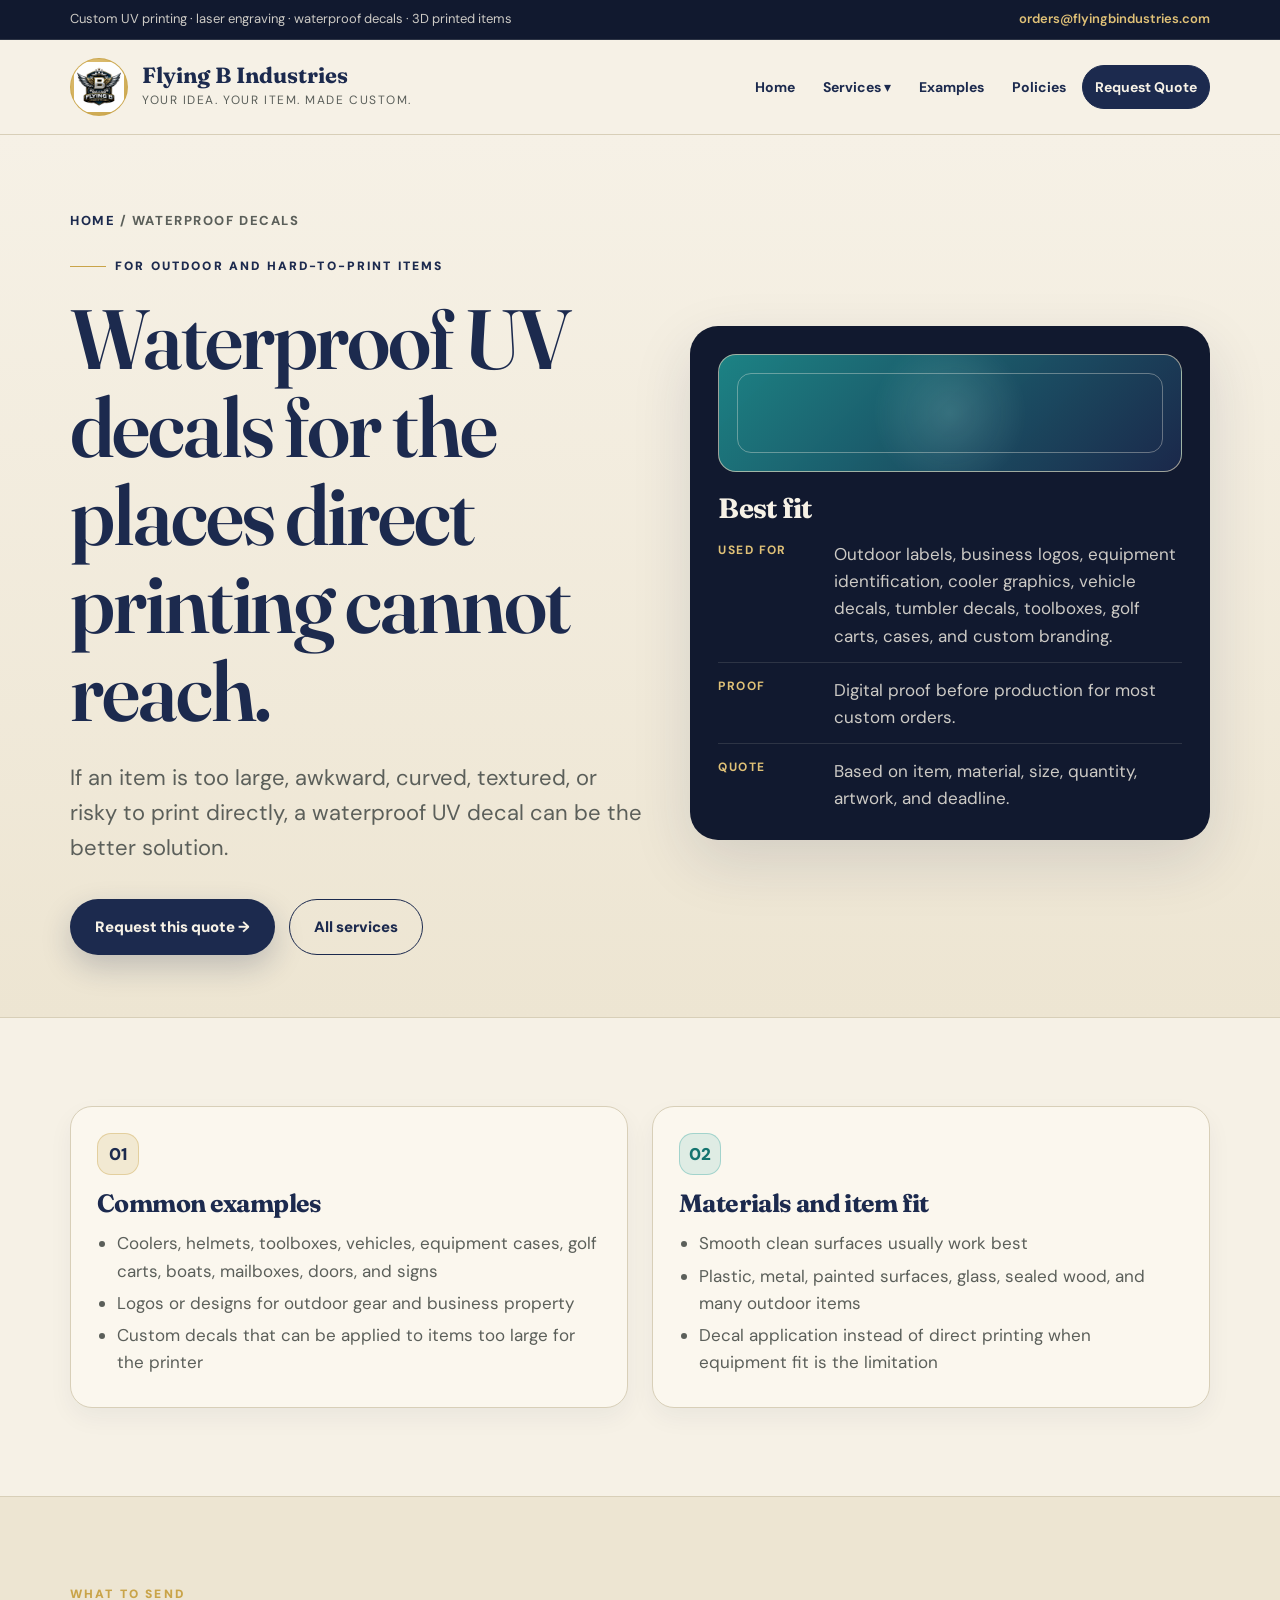
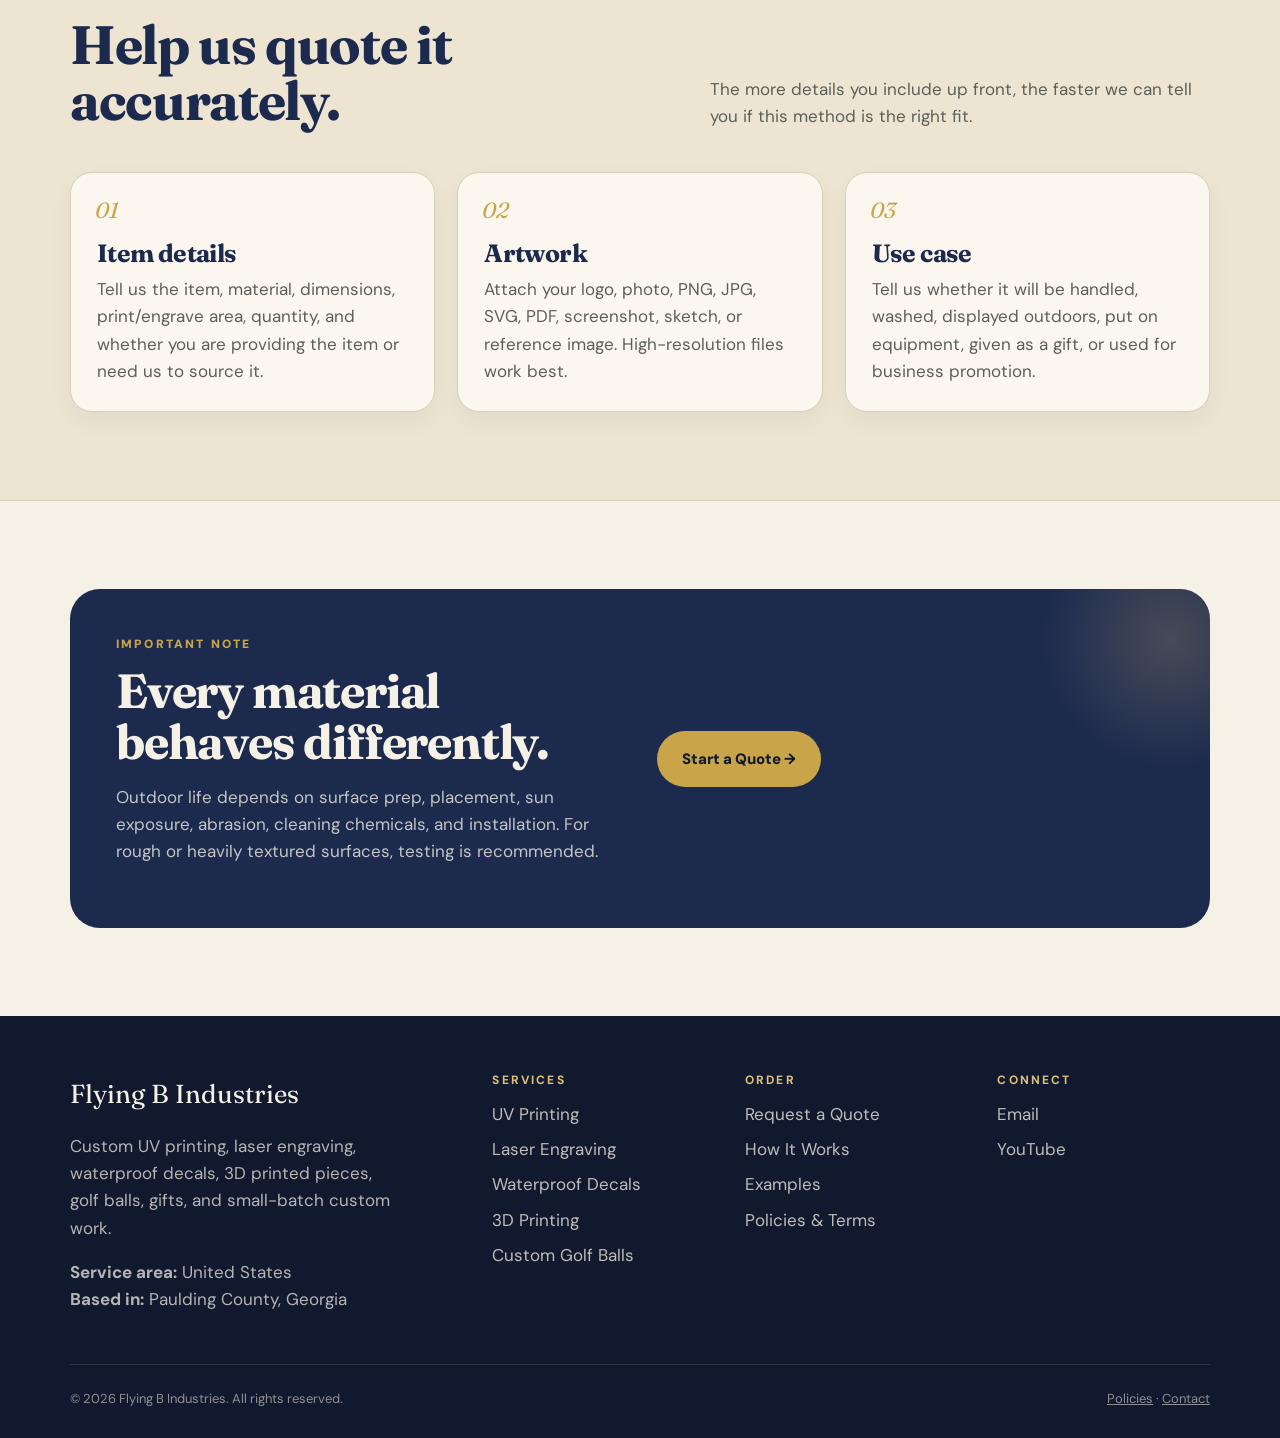
<file: waterproof-decals.html>
<!DOCTYPE html>
<html lang="en">
<head>
<meta charset="UTF-8" />
<meta name="viewport" content="width=device-width, initial-scale=1.0" />
<title>Waterproof UV Decals | Flying B Industries</title>
<meta name="description" content="Waterproof UV printed decals for outdoor items, coolers, vehicles, toolboxes, tumblers, signs, golf carts, equipment cases, and hard-to-print items." />
<meta property="og:type" content="website" />
<meta property="og:site_name" content="Flying B Industries" />
<meta property="og:title" content="Waterproof UV Decals | Flying B Industries" />
<meta property="og:description" content="Waterproof UV printed decals for outdoor items, coolers, vehicles, toolboxes, tumblers, signs, golf carts, equipment cases, and hard-to-print items." />
<meta property="og:url" content="https://flyingbindustries.com/waterproof-decals.html" />
<meta property="og:image" content="https://flyingbindustries.com/officialFlyingBLogo.png" />
<meta property="og:image:alt" content="Flying B Industries logo" />
<meta name="twitter:card" content="summary_large_image" />
<meta name="twitter:title" content="Waterproof UV Decals | Flying B Industries" />
<meta name="twitter:description" content="Waterproof UV printed decals for outdoor items, coolers, vehicles, toolboxes, tumblers, signs, golf carts, equipment cases, and hard-to-print items." />
<meta name="twitter:image" content="https://flyingbindustries.com/officialFlyingBLogo.png" />
<meta name="theme-color" content="#1c2a4e" />
<link rel="canonical" href="https://flyingbindustries.com/waterproof-decals.html" />
<meta name="robots" content="index, follow, max-image-preview:large" />
<meta name="author" content="Flying B Industries" />
<link rel="icon" type="image/png" href="officialFlyingBLogo.png" />
<link rel="preconnect" href="https://fonts.googleapis.com">
<link rel="preconnect" href="https://fonts.gstatic.com" crossorigin>
<link href="https://fonts.googleapis.com/css2?family=Fraunces:opsz,wght@9..144,400;9..144,500;9..144,600;9..144,700&family=DM+Sans:wght@400;500;600;700;800;900&display=swap" rel="stylesheet">
<link rel="stylesheet" href="assets/site.css" />
<script type="application/ld+json">
{
  "@context": "https://schema.org",
  "@graph": [
    {
      "@type": "Organization",
      "@id": "https://flyingbindustries.com/#organization",
      "name": "Flying B Industries",
      "alternateName": "Flying B",
      "url": "https://flyingbindustries.com/",
      "logo": "https://flyingbindustries.com/officialFlyingBLogo.png",
      "image": "https://flyingbindustries.com/officialFlyingBLogo.png",
      "email": "orders@flyingbindustries.com",
      "slogan": "Your idea. Your item. Made custom.",
      "sameAs": ["https://www.youtube.com/@flyingbindustries"]
    },
    {
      "@type": "LocalBusiness",
      "@id": "https://flyingbindustries.com/#business",
      "name": "Flying B Industries",
      "url": "https://flyingbindustries.com/",
      "image": "https://flyingbindustries.com/officialFlyingBLogo.png",
      "logo": "https://flyingbindustries.com/officialFlyingBLogo.png",
      "description": "Custom UV printing, laser engraving, waterproof decals, custom golf balls, 3D printed items, gifts, business promotional items, and one-off custom work.",
      "email": "orders@flyingbindustries.com",
      "priceRange": "$$",
      "areaServed": { "@type": "Country", "name": "United States" },
      "knowsAbout": [
        "UV Printing", "Laser Engraving", "Waterproof Decals", "Custom Golf Balls", "Leather Hat Patches", "Tumbler Engraving", "3D Printing", "Promotional Products", "Custom Gifts"
      ]
    },
    {
      "@type": "WebSite",
      "@id": "https://flyingbindustries.com/#website",
      "url": "https://flyingbindustries.com/",
      "name": "Flying B Industries",
      "description": "Custom UV printing, laser engraving, waterproof decals, 3D printing, custom gifts, and promotional items.",
      "publisher": { "@id": "https://flyingbindustries.com/#organization" },
      "inLanguage": "en-US"
    }
  ]
}
</script>


<!-- Google Analytics 4 -->
<script async src="https://www.googletagmanager.com/gtag/js?id=G-11YQDNWPYJ"></script>
<script>
  window.dataLayer = window.dataLayer || [];
  function gtag(){dataLayer.push(arguments);}
  gtag('js', new Date());
  gtag('config', 'G-11YQDNWPYJ');
</script>
<!-- Microsoft Clarity -->
<script type="text/javascript">
  (function(c,l,a,r,i,t,y){
    c[a]=c[a]||function(){(c[a].q=c[a].q||[]).push(arguments)};
    t=l.createElement(r);t.async=1;t.src="https://www.clarity.ms/tag/"+i;
    y=l.getElementsByTagName(r)[0];y.parentNode.insertBefore(t,y);
  })(window, document, "clarity", "script", "wmfeobc480");
</script>

</head>

<body>
<a href="#main" class="skip-link">Skip to content</a>
<div class="qr-banner" id="qr-banner" role="region" aria-label="QR code visitor welcome">
  <div class="container">
    <div><strong>You scanned a Flying B custom item.</strong> Tell us where you saw it, or explore what we can make for you.</div>
    <div class="btn-row" style="gap:12px;"><a href="#" id="qr-tell-link">Tell us where →</a><button class="qr-dismiss" type="button" onclick="dismissQrBanner()" aria-label="Dismiss">×</button></div>
  </div>
</div>
<div class="top-strip">
  <div class="container">
    <span>Custom UV printing · laser engraving · waterproof decals · 3D printed items</span>
    <a href="mailto:orders@flyingbindustries.com">orders@flyingbindustries.com</a>
  </div>
</div>
<header class="site-header">
  <div class="container navbar">
    <a href="index.html" class="brand" aria-label="Flying B Industries home">
      <span class="brand-fallback" aria-hidden="true"><img src="officialFlyingBLogo.png" alt="" onerror="this.remove();this.parentElement.textContent='B';"></span>
      <span class="brand-text"><strong>Flying B Industries</strong><span>Your idea. Your item. Made custom.</span></span>
    </a>
    <button class="mobile-toggle" data-menu-toggle aria-expanded="false" aria-controls="primary-navigation">Menu</button>
    <nav class="nav-menu" id="primary-navigation" aria-label="Primary navigation">
      <a href="index.html">Home</a>
      
<div class="dropdown">
  <a href="index.html#services" class="dropdown-toggle">Services ▾</a>
  <div class="dropdown-menu" aria-label="Service pages">
    <a href="uv-printing.html">UV Printing</a>
    <a href="laser-engraving.html">Laser Engraving</a>
    <a href="waterproof-decals.html">Waterproof Decals</a>
    <a href="3d-printing.html">3D Printing</a>
    <a href="custom-golf-balls.html">Custom Golf Balls</a>
  </div>
</div>

      <a href="index.html#examples">Examples</a>
      <a href="policies.html">Policies</a>
      <a href="quote.html" class="nav-cta">Request Quote</a>
    </nav>
  </div>
</header>
<main id="main">

<section class="page-hero">
  <div class="container page-hero-grid">
    <div>
      <div class="breadcrumb"><a href="index.html">Home</a> / Waterproof Decals</div>
      <div class="eyebrow">For outdoor and hard-to-print items</div>
      <h1>Waterproof UV decals for the places direct printing cannot reach.</h1>
      <p class="lead">If an item is too large, awkward, curved, textured, or risky to print directly, a waterproof UV decal can be the better solution.</p>
      <div class="btn-row"><a class="btn btn-primary" href="quote.html">Request this quote →</a><a class="btn btn-secondary" href="index.html#services">All services</a></div>
    </div>
    <aside class="service-snapshot">
      <div class="visual-strip decal" style="margin-bottom:22px"></div>
      <h2>Best fit</h2>
      <div class="snapshot-list">
        <div class="snapshot-row"><strong>Used For</strong><span>Outdoor labels, business logos, equipment identification, cooler graphics, vehicle decals, tumbler decals, toolboxes, golf carts, cases, and custom branding.</span></div>
        <div class="snapshot-row"><strong>Proof</strong><span>Digital proof before production for most custom orders.</span></div>
        <div class="snapshot-row"><strong>Quote</strong><span>Based on item, material, size, quantity, artwork, and deadline.</span></div>
      </div>
    </aside>
  </div>
</section>
<section>
  <div class="container grid-2">
    <article class="card"><div class="icon gold">01</div><h3>Common examples</h3><ul><li>Coolers, helmets, toolboxes, vehicles, equipment cases, golf carts, boats, mailboxes, doors, and signs</li><li>Logos or designs for outdoor gear and business property</li><li>Custom decals that can be applied to items too large for the printer</li></ul></article>
    <article class="card"><div class="icon uv">02</div><h3>Materials and item fit</h3><ul><li>Smooth clean surfaces usually work best</li><li>Plastic, metal, painted surfaces, glass, sealed wood, and many outdoor items</li><li>Decal application instead of direct printing when equipment fit is the limitation</li></ul></article>
  </div>
</section>
<section class="section-alt">
  <div class="container">
    <div class="section-intro"><div><div class="section-kicker">What to send</div><h2>Help us quote it accurately.</h2></div><p>The more details you include up front, the faster we can tell you if this method is the right fit.</p></div>
    <div class="grid-3 process">
      <article class="card"><h3>Item details</h3><p>Tell us the item, material, dimensions, print/engrave area, quantity, and whether you are providing the item or need us to source it.</p></article>
      <article class="card"><h3>Artwork</h3><p>Attach your logo, photo, PNG, JPG, SVG, PDF, screenshot, sketch, or reference image. High-resolution files work best.</p></article>
      <article class="card"><h3>Use case</h3><p>Tell us whether it will be handled, washed, displayed outdoors, put on equipment, given as a gift, or used for business promotion.</p></article>
    </div>
  </div>
</section>
<section>
  <div class="container">
    <div class="feature-band">
      <div><div class="section-kicker">Important note</div><h2>Every material behaves differently.</h2><p>Outdoor life depends on surface prep, placement, sun exposure, abrasion, cleaning chemicals, and installation. For rough or heavily textured surfaces, testing is recommended.</p></div>
      <div><a class="btn btn-gold" href="quote.html">Start a Quote →</a></div>
    </div>
  </div>
</section>
</main>
<footer class="site-footer">
  <div class="container">
    <div class="footer-grid">
      <div>
        <div class="footer-brand">Flying B Industries</div>
        <p class="footer-tagline">Custom UV printing, laser engraving, waterproof decals, 3D printed pieces, golf balls, gifts, and small-batch custom work.</p>
        <p class="footer-tagline"><strong>Service area:</strong> United States<br><strong>Based in:</strong> Paulding County, Georgia</p>
      </div>
      <div class="footer-col">
        <h3>Services</h3>
        <ul>
          <li><a href="uv-printing.html">UV Printing</a></li>
          <li><a href="laser-engraving.html">Laser Engraving</a></li>
          <li><a href="waterproof-decals.html">Waterproof Decals</a></li>
          <li><a href="3d-printing.html">3D Printing</a></li>
          <li><a href="custom-golf-balls.html">Custom Golf Balls</a></li>
        </ul>
      </div>
      <div class="footer-col">
        <h3>Order</h3>
        <ul>
          <li><a href="quote.html">Request a Quote</a></li>
          <li><a href="index.html#process">How It Works</a></li>
          <li><a href="index.html#examples">Examples</a></li>
          <li><a href="policies.html">Policies & Terms</a></li>
        </ul>
      </div>
      <div class="footer-col">
        <h3>Connect</h3>
        <ul>
          <li><a href="mailto:orders@flyingbindustries.com">Email</a></li>
          <li><a href="https://www.youtube.com/@flyingbindustries" target="_blank" rel="noopener">YouTube</a></li>
        </ul>
      </div>
    </div>
    <div class="footer-bottom">
      <span>© <span id="year"></span> Flying B Industries. All rights reserved.</span>
      <span><a href="policies.html">Policies</a> · <a href="mailto:orders@flyingbindustries.com">Contact</a></span>
    </div>
  </div>
</footer>
<script src="assets/site.js"></script>
</body>
</html>
</file>
<file: assets/site.css>
:root {
  --cream: #f6f1e6;
  --cream-deep: #ede5d2;
  --cream-card: #fbf7ee;
  --navy: #1c2a4e;
  --navy-light: #2c3e6b;
  --navy-deep: #11192f;
  --gold: #c9a449;
  --gold-bright: #e0c177;
  --copper: #b86b35;
  --teal: #1f9e9a;
  --charcoal: #202124;
  --steel: #6f7f8f;
  --ink: #15201a;
  --muted: #5b5f5a;
  --line: #d8cfb8;
  --white: #fffaf1;
  --shadow: 0 22px 60px rgba(28,42,78,.13);
}
* { box-sizing: border-box; }
html { scroll-behavior: smooth; }
body {
  margin: 0;
  font-family: 'DM Sans', system-ui, -apple-system, BlinkMacSystemFont, 'Segoe UI', sans-serif;
  background: var(--cream);
  color: var(--ink);
  font-size: 17px;
  line-height: 1.6;
  -webkit-font-smoothing: antialiased;
  text-rendering: optimizeLegibility;
}
a { color: inherit; }
img { max-width: 100%; display: block; }
.container { width: min(1140px, calc(100% - 40px)); margin-inline: auto; }
.skip-link { position: absolute; left: -999px; top: 10px; background: var(--navy); color: var(--cream); padding: 10px 14px; z-index: 20; }
.skip-link:focus { left: 10px; }
.top-strip {
  background: var(--navy-deep);
  color: rgba(246,241,230,.82);
  font-size: 13px;
  border-bottom: 1px solid rgba(246,241,230,.12);
}
.top-strip .container { display: flex; justify-content: space-between; gap: 16px; align-items: center; padding: 9px 0; }
.top-strip a { color: var(--gold-bright); text-decoration: none; font-weight: 600; }
.site-header {
  position: sticky;
  top: 0;
  z-index: 50;
  background: rgba(246,241,230,.92);
  backdrop-filter: blur(14px);
  border-bottom: 1px solid var(--line);
}
.navbar { display: flex; align-items: center; justify-content: space-between; gap: 24px; padding: 18px 0; }
.brand { display: inline-flex; align-items: center; gap: 14px; text-decoration: none; min-width: 242px; }
.brand-logo {
  width: 58px; height: 58px; object-fit: contain;
  filter: drop-shadow(0 6px 14px rgba(28,42,78,.18));
}
.brand-fallback {
  width: 58px; height: 58px; border-radius: 50%; display: grid; place-items: center;
  border: 1px solid rgba(201,164,73,.62);
  background: radial-gradient(circle at 35% 25%, var(--gold-bright), var(--gold));
  color: var(--navy); font-family: 'Fraunces', serif; font-weight: 800; font-style: italic; font-size: 28px;
  overflow: hidden; flex-shrink: 0;
}
.brand-fallback img { width: 100%; height: 100%; object-fit: contain; padding: 3px; }
.brand-text strong { display: block; font-family: 'Fraunces', serif; font-size: 22px; color: var(--navy); line-height: 1.05; }
.brand-text span { display: block; color: var(--muted); font-size: 12px; letter-spacing: .13em; text-transform: uppercase; margin-top: 4px; }
.nav-menu { display: flex; align-items: center; gap: 4px; }
.nav-menu a, .dropdown-toggle {
  text-decoration: none; color: var(--navy); font-weight: 700; font-size: 14px;
  padding: 10px 12px; border-radius: 999px; transition: background .18s, color .18s;
}
.nav-menu a:hover, .nav-menu a[aria-current='page'], .dropdown:hover .dropdown-toggle { background: var(--cream-deep); color: var(--navy-deep); }
.dropdown { position: relative; }
.dropdown-toggle { cursor: default; display: inline-flex; align-items: center; gap: 6px; }
.dropdown-menu {
  position: absolute; top: calc(100% + 10px); left: 0; min-width: 255px;
  background: var(--white); border: 1px solid var(--line); border-radius: 16px; box-shadow: var(--shadow); padding: 10px; display: none;
}
.dropdown:hover .dropdown-menu, .dropdown:focus-within .dropdown-menu { display: grid; }
.dropdown-menu a { border-radius: 10px; padding: 10px 12px; display: block; }
.nav-cta { background: var(--navy)!important; color: var(--cream)!important; border: 1px solid var(--navy); }
.nav-cta:hover { background: var(--navy-light)!important; }
.mobile-toggle { display: none; background: var(--navy); color: var(--cream); border: 0; border-radius: 12px; padding: 10px 12px; font-weight: 800; }
.qr-banner { display: none; background: linear-gradient(135deg, var(--navy), var(--navy-light)); color: var(--cream); padding: 13px 0; border-bottom: 2px solid var(--gold); }
body.qr-visitor .qr-banner { display: block; }
.qr-banner .container { display: flex; justify-content: space-between; align-items: center; gap: 18px; }
.qr-banner strong { color: var(--gold-bright); }
.qr-banner a { color: var(--gold-bright); font-weight: 800; text-decoration: none; border-bottom: 1px solid currentColor; }
.qr-dismiss { border: 0; background: transparent; color: rgba(246,241,230,.7); font-size: 25px; cursor: pointer; }
.hero {
  position: relative; overflow: hidden;
  padding: 92px 0 76px;
  background:
    radial-gradient(circle at 82% 22%, rgba(31,158,154,.20), transparent 28%),
    radial-gradient(circle at 76% 62%, rgba(184,107,53,.18), transparent 30%),
    linear-gradient(180deg, var(--cream), #f7f0df 70%, var(--cream-deep));
}
.hero-grid { display: grid; grid-template-columns: minmax(0, 1.08fr) minmax(340px, .92fr); gap: 54px; align-items: center; }
.eyebrow { display: inline-flex; align-items: center; gap: 9px; color: var(--navy); font-size: 12px; font-weight: 900; letter-spacing: .18em; text-transform: uppercase; margin-bottom: 19px; }
.eyebrow:before { content: ''; width: 36px; height: 1px; background: var(--gold); }
h1, h2, h3 { font-family: 'Fraunces', Georgia, serif; color: var(--navy); margin: 0; line-height: 1.05; letter-spacing: -.025em; }
h1 { font-size: clamp(44px, 7vw, 84px); font-weight: 600; max-width: 850px; }
h1 em, h2 em { color: var(--gold); font-style: italic; font-weight: 500; }
.lead { font-size: clamp(18px, 2vw, 22px); color: var(--muted); margin: 24px 0 34px; max-width: 720px; }
.btn-row { display: flex; flex-wrap: wrap; gap: 14px; align-items: center; }
.btn { display: inline-flex; align-items: center; justify-content: center; gap: 10px; border-radius: 999px; padding: 15px 24px; text-decoration: none; font-size: 15px; font-weight: 850; border: 1px solid transparent; cursor: pointer; transition: transform .18s, box-shadow .18s, background .18s; }
.btn:hover { transform: translateY(-2px); }
.btn-primary { background: var(--navy); color: var(--cream); box-shadow: 0 12px 30px rgba(28,42,78,.22); }
.btn-primary:hover { background: var(--navy-light); }
.btn-secondary { background: transparent; color: var(--navy); border-color: var(--navy); }
.btn-secondary:hover { background: var(--navy); color: var(--cream); }
.btn-gold { background: var(--gold); color: var(--navy-deep); }
.hero-card {
  background: rgba(255,250,241,.72); border: 1px solid var(--line); border-radius: 30px; padding: 28px; box-shadow: var(--shadow); position: relative;
}
.hero-card:before { content: ''; position: absolute; inset: 14px; border: 1px solid rgba(201,164,73,.32); border-radius: 22px; pointer-events: none; }
.hero-card h2 { font-size: 30px; margin-bottom: 12px; }
.hero-card p { color: var(--muted); margin: 0 0 20px; }
.capability-list { display: grid; gap: 12px; }
.capability { display: grid; grid-template-columns: 42px 1fr; gap: 13px; align-items: start; padding: 13px; border-radius: 16px; background: rgba(246,241,230,.78); border: 1px solid rgba(216,207,184,.72); }
.icon { width: 42px; height: 42px; border-radius: 14px; display: grid; place-items: center; color: var(--navy); background: var(--cream-deep); border: 1px solid var(--line); font-weight: 900; }
.icon.uv { background: rgba(31,158,154,.12); border-color: rgba(31,158,154,.32); color: #14746f; }
.icon.laser { background: rgba(184,107,53,.13); border-color: rgba(184,107,53,.35); color: #8d4b21; }
.icon.gold { background: rgba(201,164,73,.16); border-color: rgba(201,164,73,.38); color: var(--navy); }
.capability strong { display: block; color: var(--navy); font-weight: 900; }
.capability span { color: var(--muted); font-size: 14px; display: block; margin-top: 2px; }
.trust-strip { background: var(--navy-deep); color: var(--cream); padding: 28px 0; }
.trust-grid { display: grid; grid-template-columns: repeat(4, 1fr); gap: 18px; }
.trust-item { display: grid; grid-template-columns: 38px 1fr; gap: 12px; align-items: center; }
.trust-item .icon { width: 38px; height: 38px; border-radius: 50%; color: var(--gold-bright); background: rgba(224,193,119,.1); border-color: rgba(224,193,119,.45); }
.trust-item strong { display: block; font-family: 'Fraunces', serif; color: var(--cream); }
.trust-item span { display: block; color: rgba(246,241,230,.68); font-size: 13px; line-height: 1.35; }
section { padding: 88px 0; }
.section-alt { background: var(--cream-deep); border-top: 1px solid var(--line); border-bottom: 1px solid var(--line); }
.section-dark { background: var(--navy-deep); color: var(--cream); }
.section-dark h2, .section-dark h3 { color: var(--cream); }
.section-dark .section-intro p { color: rgba(246,241,230,.74); }
.section-intro { display: flex; justify-content: space-between; align-items: end; gap: 30px; margin-bottom: 42px; }
.section-kicker { color: var(--gold); font-weight: 900; font-size: 12px; letter-spacing: .18em; text-transform: uppercase; margin-bottom: 12px; }
.section-intro h2 { font-size: clamp(32px, 4.5vw, 54px); max-width: 780px; }
.section-intro p { color: var(--muted); max-width: 500px; margin: 16px 0 0; }
.grid-3 { display: grid; grid-template-columns: repeat(3, 1fr); gap: 22px; }
.grid-2 { display: grid; grid-template-columns: repeat(2, 1fr); gap: 24px; }
.card { background: var(--cream-card); border: 1px solid var(--line); border-radius: 22px; padding: 26px; box-shadow: 0 10px 24px rgba(28,42,78,.05); transition: transform .18s, box-shadow .18s, border-color .18s; }
.card:hover { transform: translateY(-4px); box-shadow: var(--shadow); border-color: rgba(201,164,73,.82); }
.card h3 { font-size: 25px; margin: 15px 0 10px; }
.card p { color: var(--muted); margin: 0; }
.card ul { padding-left: 20px; color: var(--muted); margin: 14px 0 0; }
.card li { margin: 5px 0; }
.card-link { display: inline-flex; margin-top: 20px; color: var(--navy); font-weight: 900; text-decoration: none; border-bottom: 1px solid var(--gold); }
.product-card { min-height: 280px; display: flex; flex-direction: column; justify-content: space-between; }
.visual-strip { height: 118px; border-radius: 18px; border: 1px solid rgba(216,207,184,.7); background: linear-gradient(135deg, rgba(28,42,78,.9), rgba(31,158,154,.7)), radial-gradient(circle at 22% 32%, rgba(224,193,119,.8), transparent 30%); position: relative; overflow: hidden; }
.visual-strip:after { content: ''; position: absolute; inset: 18px; border-radius: 14px; border: 1px solid rgba(246,241,230,.35); }
.visual-strip.laser { background: linear-gradient(135deg, rgba(28,42,78,.95), rgba(184,107,53,.76)), repeating-linear-gradient(90deg, transparent, transparent 12px, rgba(255,255,255,.08) 13px); }
.visual-strip.decal { background: linear-gradient(135deg, rgba(31,158,154,.8), rgba(28,42,78,.88)), radial-gradient(circle, rgba(246,241,230,.75), transparent 32%); }
.visual-strip.print3d { background: linear-gradient(135deg, rgba(32,33,36,.86), rgba(111,127,143,.72)), repeating-linear-gradient(45deg, rgba(255,255,255,.14) 0 2px, transparent 2px 12px); }
.visual-strip.golf { background: radial-gradient(circle at 35% 28%, #fff, #f2ead8 58%, #bcb094), repeating-radial-gradient(circle at 50% 50%, rgba(28,42,78,.12) 0 2px, transparent 3px 21px); }
.pill-row { display: flex; flex-wrap: wrap; gap: 9px; margin-top: 16px; }
.pill { display: inline-flex; align-items: center; border: 1px solid var(--line); border-radius: 999px; padding: 6px 10px; color: var(--muted); background: rgba(255,250,241,.65); font-size: 13px; font-weight: 700; }
.feature-band { background: var(--navy); color: var(--cream); border-radius: 30px; padding: 46px; display: grid; grid-template-columns: 1fr 1fr; gap: 34px; align-items: center; overflow: hidden; position: relative; }
.feature-band:before { content: ''; position: absolute; right: -90px; top: -80px; width: 260px; height: 260px; background: radial-gradient(circle, rgba(224,193,119,.22), transparent 70%); border-radius: 50%; }
.feature-band h2 { color: var(--cream); font-size: clamp(30px, 4vw, 48px); }
.feature-band p { color: rgba(246,241,230,.78); }
.feature-band ul { margin: 0; padding-left: 20px; color: rgba(246,241,230,.82); }
.quote-panel { background: var(--cream-card); border: 1px solid var(--line); border-radius: 28px; padding: 32px; box-shadow: var(--shadow); }
.quote-panel label { display: block; font-weight: 900; color: var(--navy); margin: 18px 0 7px; }
.quote-panel input, .quote-panel select, .quote-panel textarea {
  width: 100%; border: 1px solid var(--line); background: #fffdf8; color: var(--ink); border-radius: 14px; padding: 13px 14px; font: inherit;
}
.quote-panel textarea { min-height: 110px; resize: vertical; }
.quote-actions { display: flex; flex-wrap: wrap; gap: 12px; margin-top: 20px; align-items: center; }
.small-note { color: var(--muted); font-size: 13px; }
.faq details { background: var(--cream-card); border: 1px solid var(--line); border-radius: 16px; padding: 0; margin-bottom: 12px; overflow: hidden; }
.faq summary { cursor: pointer; list-style: none; color: var(--navy); font-family: 'Fraunces', serif; font-size: 20px; font-weight: 700; padding: 20px 22px; display: flex; justify-content: space-between; gap: 18px; }
.faq summary::-webkit-details-marker { display:none; }
.faq summary:after { content: '+'; color: var(--gold); font-size: 28px; line-height: 1; }
.faq details[open] summary:after { content: '−'; }
.faq details p { padding: 0 22px 22px; margin: 0; color: var(--muted); }
.page-hero { padding: 76px 0 62px; background: linear-gradient(180deg, var(--cream), var(--cream-deep)); border-bottom: 1px solid var(--line); }
.page-hero-grid { display: grid; grid-template-columns: 1.05fr .95fr; gap: 46px; align-items: center; }
.breadcrumb { color: var(--muted); font-size: 13px; font-weight: 800; letter-spacing: .12em; text-transform: uppercase; margin-bottom: 16px; }
.breadcrumb a { text-decoration: none; color: var(--navy); }
.service-snapshot { background: var(--navy-deep); color: var(--cream); border-radius: 28px; padding: 28px; box-shadow: var(--shadow); }
.service-snapshot h2 { color: var(--cream); font-size: 28px; margin-bottom: 18px; }
.snapshot-list { display: grid; gap: 14px; }
.snapshot-row { display: grid; grid-template-columns: 100px 1fr; gap: 16px; padding-bottom: 12px; border-bottom: 1px solid rgba(246,241,230,.12); }
.snapshot-row:last-child { border-bottom: 0; padding-bottom: 0; }
.snapshot-row strong { color: var(--gold-bright); font-size: 12px; letter-spacing: .12em; text-transform: uppercase; }
.snapshot-row span { color: rgba(246,241,230,.82); }
.process { counter-reset: step; }
.process .card { position: relative; padding-top: 52px; }
.process .card:before { counter-increment: step; content: counter(step, decimal-leading-zero); position: absolute; top: 20px; left: 24px; font-family: 'Fraunces', serif; color: var(--gold); font-size: 22px; font-style: italic; }
.cta-section { padding: 90px 0; text-align: center; background: var(--cream); }
.cta-box { background: linear-gradient(135deg, var(--navy-deep), var(--navy)); color: var(--cream); border-radius: 30px; padding: 54px 32px; position: relative; overflow: hidden; }
.cta-box:before { content: ''; position: absolute; left: -110px; bottom: -110px; width: 260px; height: 260px; border-radius: 50%; background: radial-gradient(circle, rgba(31,158,154,.25), transparent 70%); }
.cta-box h2 { color: var(--cream); font-size: clamp(32px, 5vw, 54px); }
.cta-box p { color: rgba(246,241,230,.75); max-width: 680px; margin: 18px auto 28px; }
.site-footer { background: var(--navy-deep); color: var(--cream); padding: 58px 0 28px; }
.footer-grid { display: grid; grid-template-columns: 1.8fr 1fr 1fr 1fr; gap: 40px; padding-bottom: 34px; border-bottom: 1px solid rgba(246,241,230,.12); }
.footer-brand { font-family: 'Fraunces', serif; font-size: 26px; color: var(--cream); margin-bottom: 10px; }
.footer-tagline { color: rgba(246,241,230,.72); max-width: 330px; }
.footer-col h3 { font-family: 'DM Sans', sans-serif; color: var(--gold-bright); font-size: 12px; letter-spacing: .18em; text-transform: uppercase; margin-bottom: 14px; }
.footer-col ul { list-style: none; padding: 0; margin: 0; display: grid; gap: 8px; }
.footer-col a { color: rgba(246,241,230,.76); text-decoration: none; }
.footer-col a:hover { color: var(--gold-bright); }
.footer-bottom { display: flex; justify-content: space-between; gap: 18px; flex-wrap: wrap; padding-top: 24px; color: rgba(246,241,230,.55); font-size: 13px; }
.policy-text { max-width: 840px; margin: 0 auto; }
.policy-text h2 { margin-top: 34px; font-size: 30px; }
.policy-text p, .policy-text li { color: var(--muted); }
@media (max-width: 940px) {
  .mobile-toggle { display: inline-flex; }
  .nav-menu { display: none; position: absolute; left: 0; right: 0; top: 100%; background: var(--cream); border-bottom: 1px solid var(--line); padding: 18px 20px; flex-direction: column; align-items: stretch; }
  .nav-menu.open { display: flex; }
  .dropdown-menu { position: static; box-shadow: none; margin-top: 8px; min-width: 0; }
  .dropdown:hover .dropdown-menu { display: none; }
  .dropdown.open .dropdown-menu { display: grid; }
  .hero-grid, .page-hero-grid, .feature-band { grid-template-columns: 1fr; }
  .hero { padding-top: 58px; }
  .trust-grid, .grid-3 { grid-template-columns: repeat(2,1fr); }
  .section-intro { display: block; }
  .footer-grid { grid-template-columns: 1fr 1fr; }
}
@media (max-width: 620px) {
  .container { width: min(100% - 28px, 1140px); }
  .top-strip .container { flex-direction: column; align-items: flex-start; }
  .brand { min-width: 0; }
  .brand-fallback { width: 48px; height: 48px; }
  .brand-text strong { font-size: 19px; }
  .brand-text span { font-size: 10px; }
  .hero-card, .quote-panel, .feature-band, .cta-box { border-radius: 22px; padding: 24px; }
  section { padding: 62px 0; }
  .trust-grid, .grid-3, .grid-2 { grid-template-columns: 1fr; }
  .trust-item { align-items: start; }
  .snapshot-row { grid-template-columns: 1fr; gap: 4px; }
  .footer-grid { grid-template-columns: 1fr; }
}
</file>
